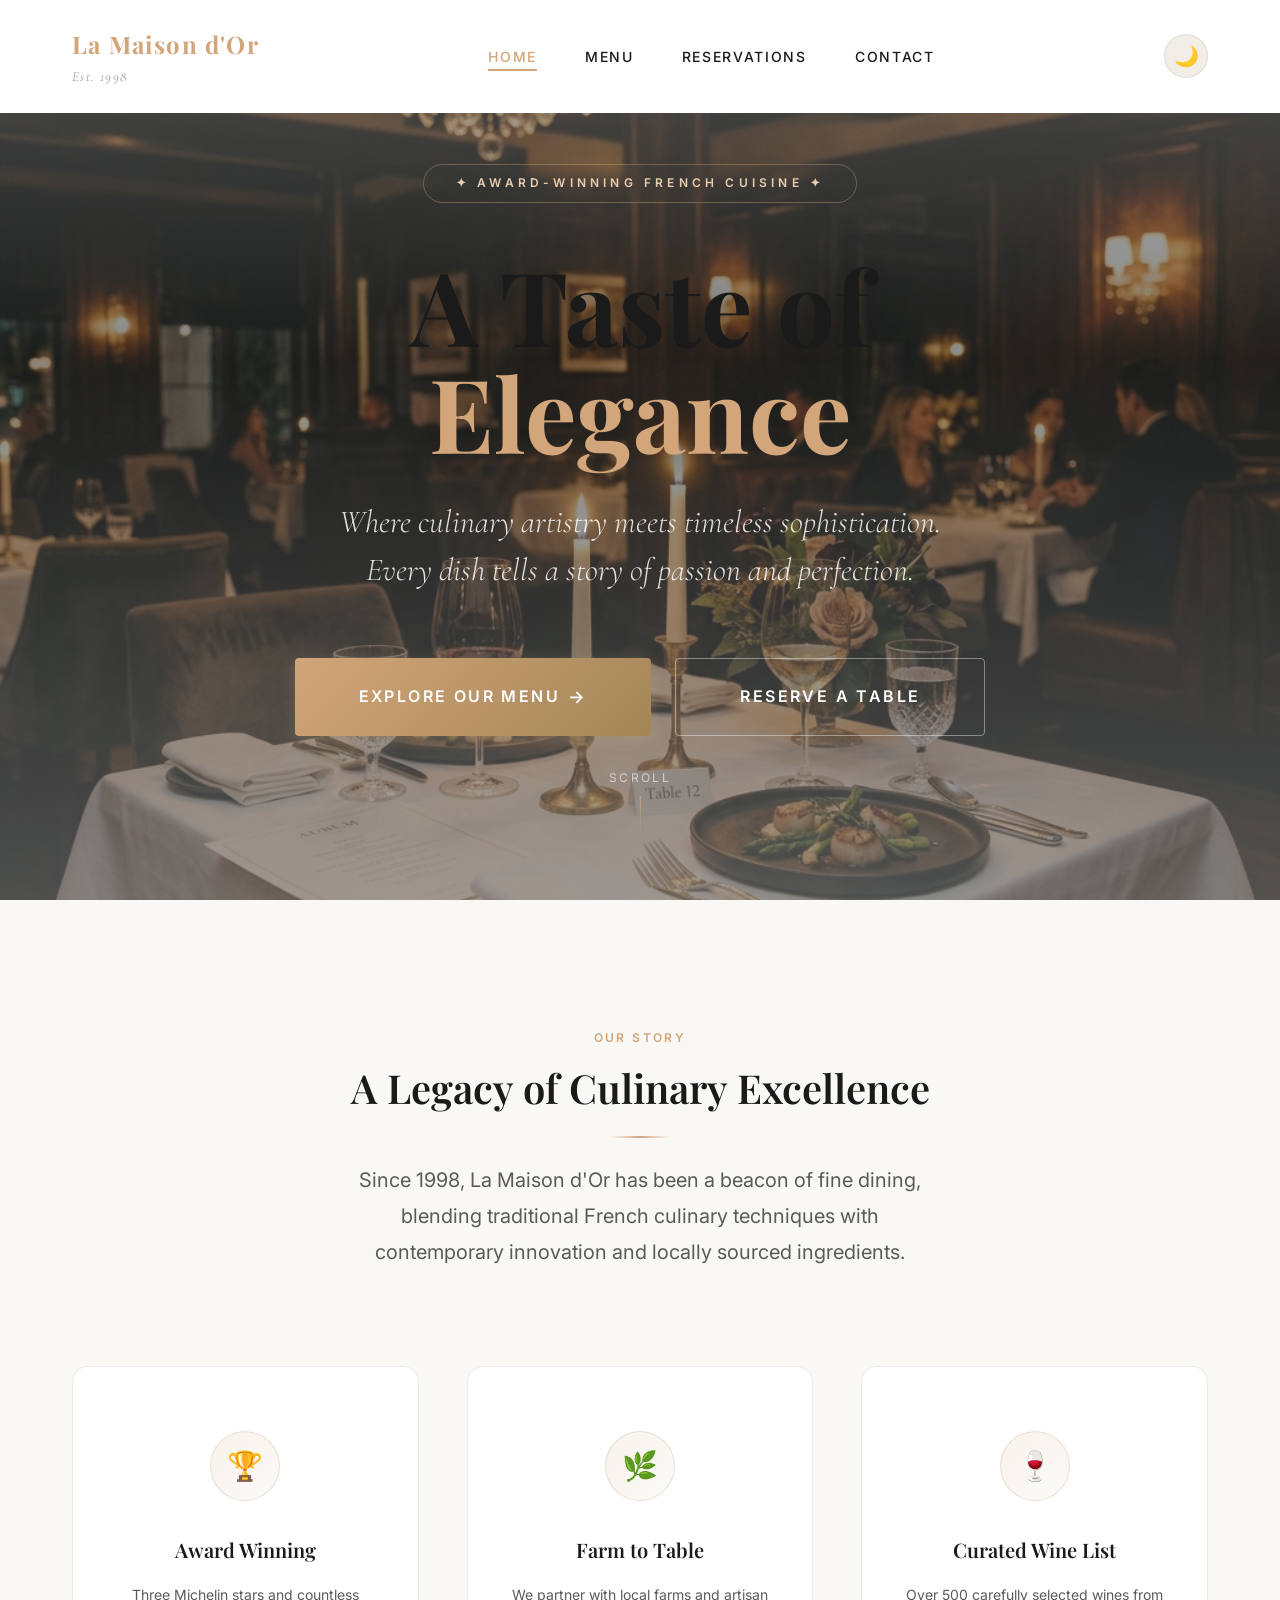
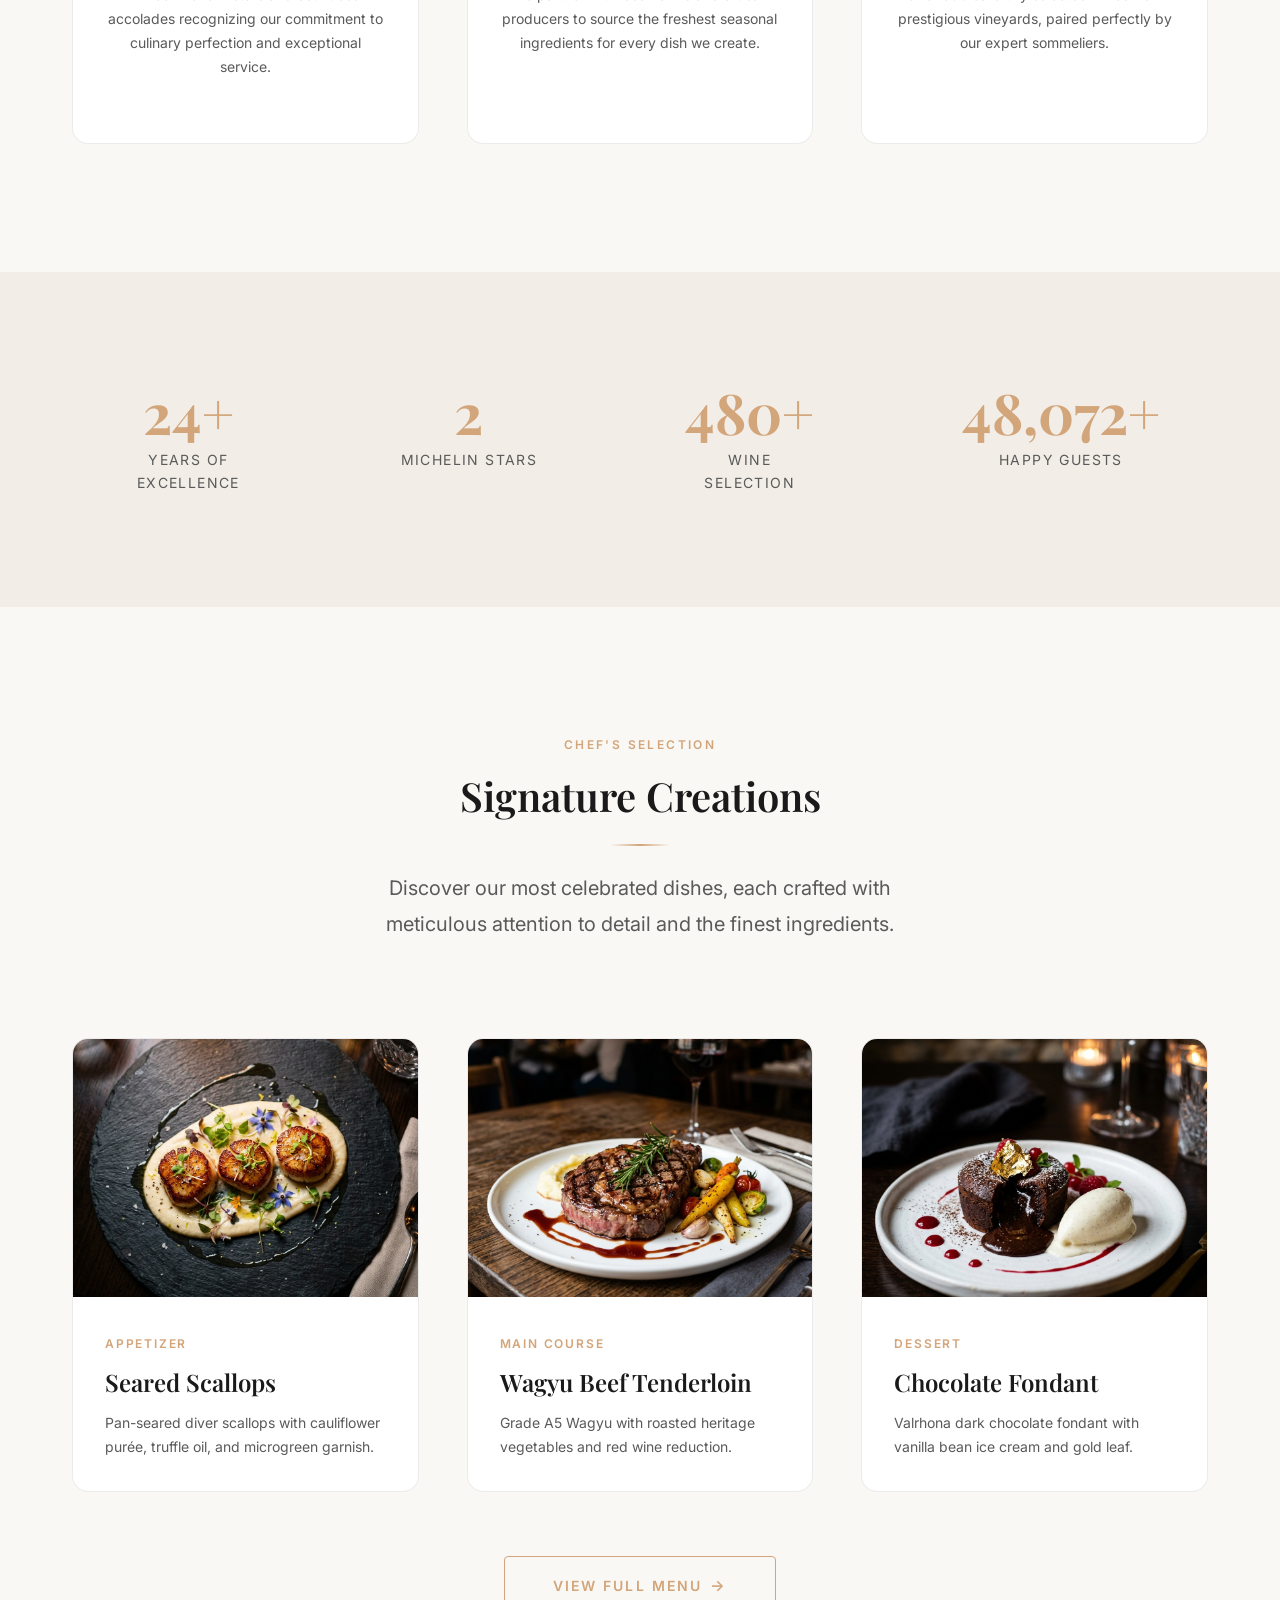
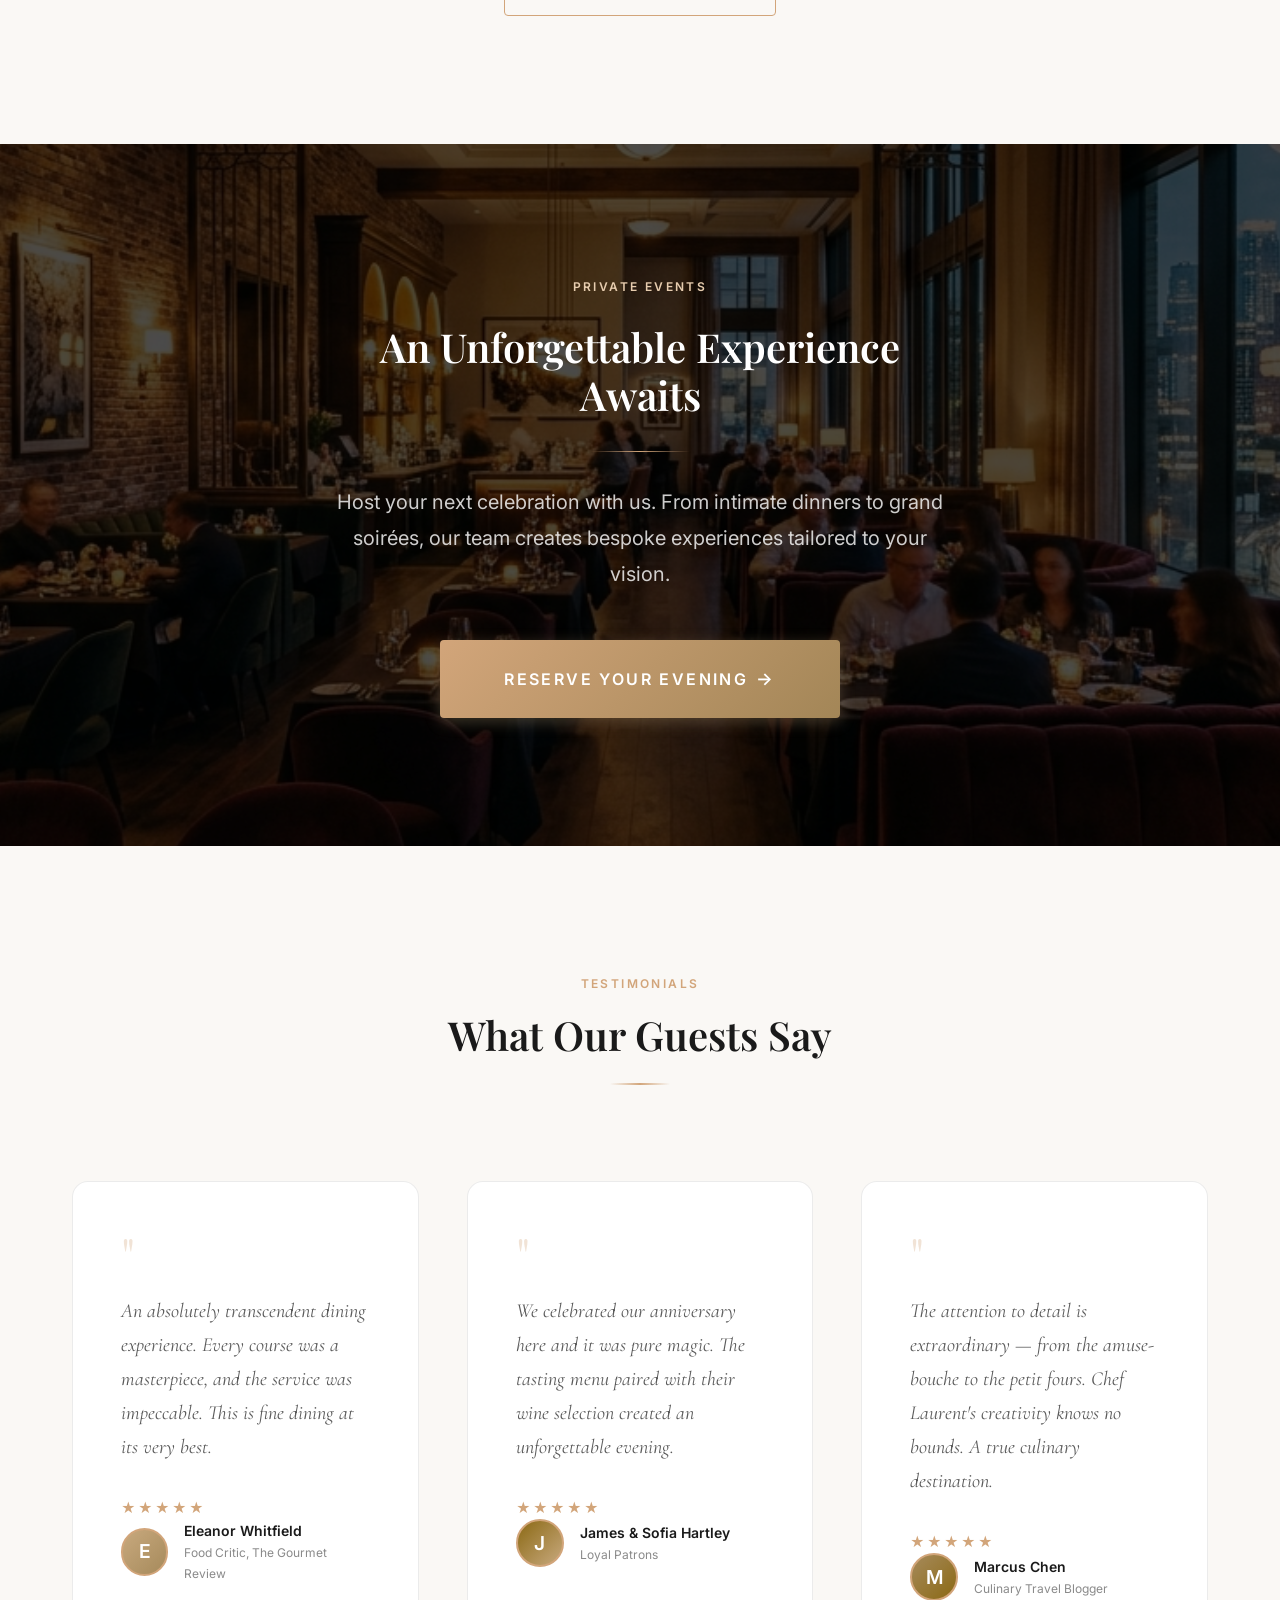
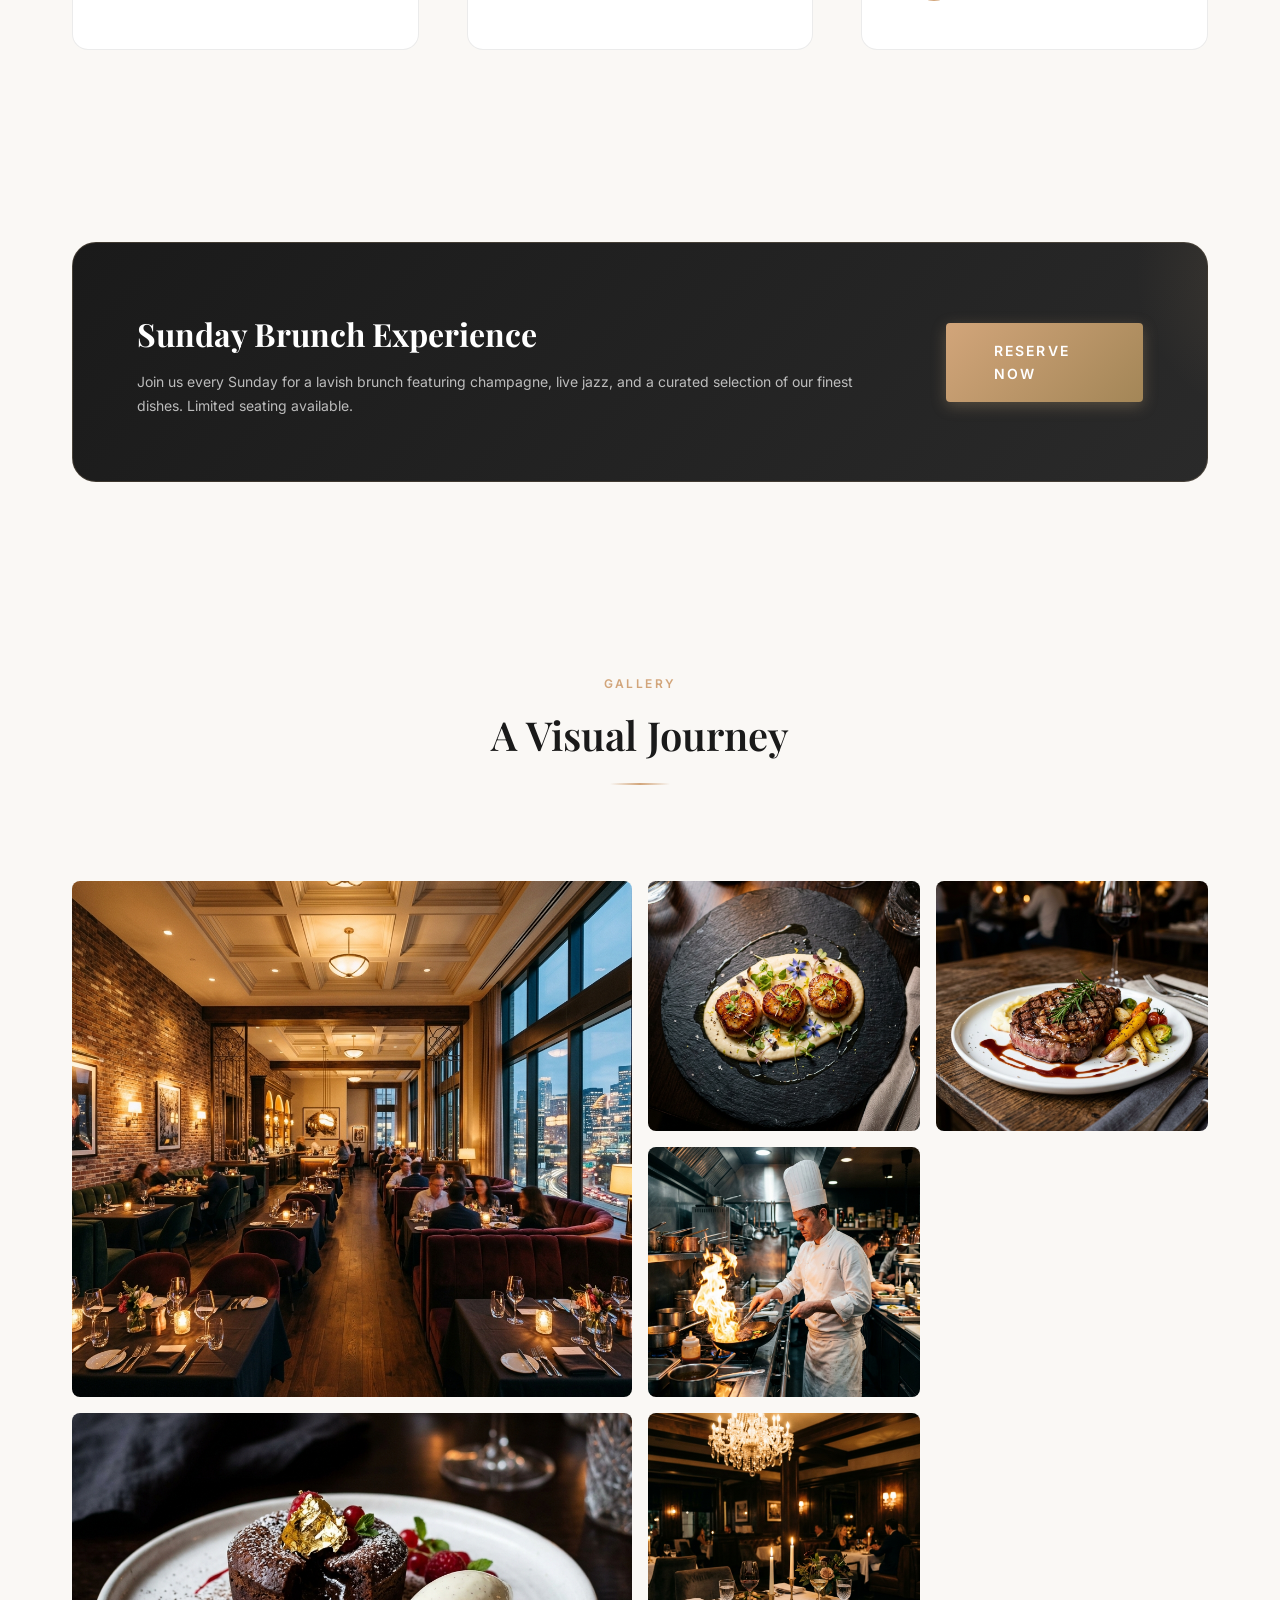
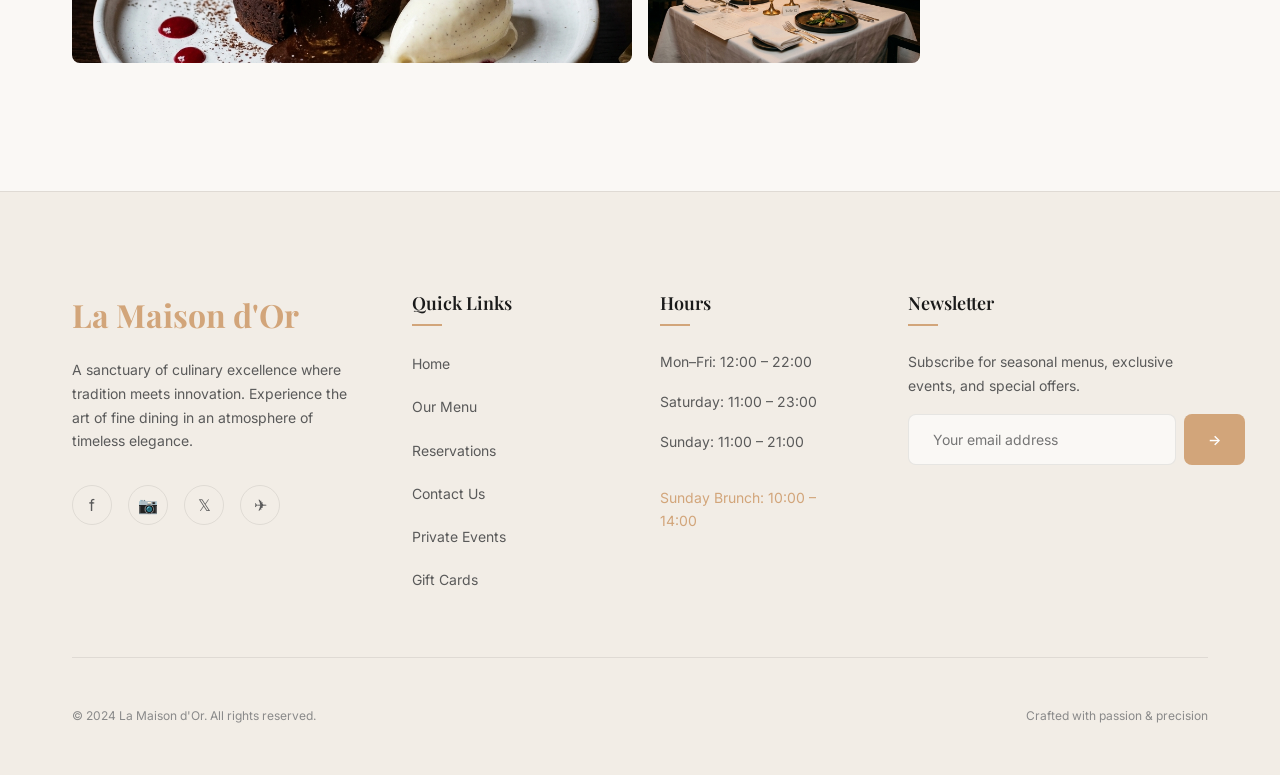
<file: index.html>
<!DOCTYPE html>
<html lang="en">
<head>
  <meta charset="UTF-8">
  <meta name="viewport" content="width=device-width, initial-scale=1.0">
  <title>La Maison d'Or — Fine Dining Restaurant</title>
  <meta name="description" content="Experience exquisite French-inspired fine dining at La Maison d'Or. Seasonal menus crafted by award-winning chefs with locally sourced ingredients. Reserve your table today.">
  <meta name="keywords" content="fine dining, restaurant, French cuisine, reservation, gourmet food">
  <meta name="author" content="La Maison d'Or">
  <link rel="stylesheet" href="css/style.css">
  <link rel="icon" type="image/svg+xml" href="data:image/svg+xml,<svg xmlns='http://www.w3.org/2000/svg' viewBox='0 0 100 100'><text y='.9em' font-size='90'>🍽️</text></svg>">
</head>
<body>

  <!-- Loader -->
  <div class="loader" id="page-loader">
    <div class="loader__spinner"></div>
    <div class="loader__text">La Maison d'Or</div>
  </div>

  <!-- Cursor Glow -->
  <div class="cursor-glow"></div>

  <!-- Mobile Menu Overlay -->
  <div class="menu-overlay"></div>

  <!-- Navigation -->
  <nav class="navbar" id="main-navbar">
    <div class="container">
      <div class="navbar__inner">
        <a href="index.html" class="navbar__brand">
          <div>
            <span class="navbar__logo">La Maison d'Or</span>
            <span class="navbar__logo-accent">Est. 1998</span>
          </div>
        </a>

        <ul class="navbar__menu" id="nav-menu">
          <li><a href="index.html" class="navbar__link active">Home</a></li>
          <li><a href="menu.html" class="navbar__link">Menu</a></li>
          <li><a href="booking.html" class="navbar__link">Reservations</a></li>
          <li><a href="contact.html" class="navbar__link">Contact</a></li>
        </ul>

        <div class="navbar__actions">
          <button class="theme-toggle" id="theme-toggle" aria-label="Toggle dark mode">
            <span class="icon-moon">🌙</span>
            <span class="icon-sun">☀️</span>
          </button>
          <a href="booking.html" class="btn btn--primary" style="display:none;" id="nav-cta">Book a Table</a>
          <div class="navbar__toggle" id="menu-toggle" aria-label="Toggle navigation menu">
            <span></span>
            <span></span>
            <span></span>
          </div>
        </div>
      </div>
    </div>
  </nav>

  <!-- Hero Section -->
  <section class="hero" id="hero">
    <div class="hero__bg">
      <img src="images/hero-bg.png" alt="Elegant restaurant interior with warm lighting" width="1920" height="1080" loading="eager">
    </div>
    <div class="hero__content">
      <span class="hero__label reveal" style="animation: fadeInDown 0.8s ease 0.3s both;">✦ Award-Winning French Cuisine ✦</span>
      <h1 class="hero__title" style="animation: fadeInUp 1s ease 0.5s both;">
        A Taste of<br><span class="gold">Elegance</span>
      </h1>
      <p class="hero__subtitle" style="animation: fadeInUp 1s ease 0.7s both;">
        Where culinary artistry meets timeless sophistication.<br>
        Every dish tells a story of passion and perfection.
      </p>
      <div class="hero__cta" style="animation: fadeInUp 1s ease 0.9s both;">
        <a href="menu.html" class="btn btn--primary btn--lg">
          Explore Our Menu <span class="btn-icon">→</span>
        </a>
        <a href="booking.html" class="btn btn--outline btn--lg" style="border-color:rgba(255,255,255,0.4);color:#fff;">
          Reserve a Table
        </a>
      </div>
    </div>
    <div class="hero__scroll">
      <span>Scroll</span>
      <div class="hero__scroll-line"></div>
    </div>
  </section>

  <!-- About / Story Section -->
  <section class="section" id="about">
    <div class="container">
      <div class="section-header reveal">
        <span class="label">Our Story</span>
        <h2 class="heading-2">A Legacy of Culinary Excellence</h2>
        <div class="section-divider"></div>
        <p class="body-lg">Since 1998, La Maison d'Or has been a beacon of fine dining, blending traditional French culinary techniques with contemporary innovation and locally sourced ingredients.</p>
      </div>

      <div class="features-grid">
        <div class="feature-card reveal reveal-delay-1">
          <div class="feature-card__icon">🏆</div>
          <h3 class="feature-card__title">Award Winning</h3>
          <p class="feature-card__desc">Three Michelin stars and countless accolades recognizing our commitment to culinary perfection and exceptional service.</p>
        </div>
        <div class="feature-card reveal reveal-delay-2">
          <div class="feature-card__icon">🌿</div>
          <h3 class="feature-card__title">Farm to Table</h3>
          <p class="feature-card__desc">We partner with local farms and artisan producers to source the freshest seasonal ingredients for every dish we create.</p>
        </div>
        <div class="feature-card reveal reveal-delay-3">
          <div class="feature-card__icon">🍷</div>
          <h3 class="feature-card__title">Curated Wine List</h3>
          <p class="feature-card__desc">Over 500 carefully selected wines from prestigious vineyards, paired perfectly by our expert sommeliers.</p>
        </div>
      </div>
    </div>
  </section>

  <!-- Stats Section -->
  <section class="section section--sm stats-section">
    <div class="container">
      <div class="stats-grid">
        <div class="stat-item reveal reveal-delay-1">
          <div class="stat-item__number" data-counter="25" data-suffix="+">0</div>
          <div class="stat-item__label">Years of Excellence</div>
        </div>
        <div class="stat-item reveal reveal-delay-2">
          <div class="stat-item__number" data-counter="3">0</div>
          <div class="stat-item__label">Michelin Stars</div>
        </div>
        <div class="stat-item reveal reveal-delay-3">
          <div class="stat-item__number" data-counter="500" data-suffix="+">0</div>
          <div class="stat-item__label">Wine Selection</div>
        </div>
        <div class="stat-item reveal reveal-delay-4">
          <div class="stat-item__number" data-counter="50000" data-suffix="+">0</div>
          <div class="stat-item__label">Happy Guests</div>
        </div>
      </div>
    </div>
  </section>

  <!-- Signature Dishes Section -->
  <section class="section" id="signature-dishes">
    <div class="container">
      <div class="section-header reveal">
        <span class="label">Chef's Selection</span>
        <h2 class="heading-2">Signature Creations</h2>
        <div class="section-divider"></div>
        <p class="body-lg">Discover our most celebrated dishes, each crafted with meticulous attention to detail and the finest ingredients.</p>
      </div>

      <div class="features-grid" style="grid-template-columns: repeat(3, 1fr);">
        <div class="card reveal reveal-delay-1">
          <div class="card__image">
            <img src="images/dish-appetizer.png" alt="Seared scallops appetizer with cauliflower puree" width="600" height="450" loading="lazy">
            <div class="card__image-overlay"></div>
          </div>
          <div class="card__body">
            <span class="card__tag">Appetizer</span>
            <h3 class="card__title">Seared Scallops</h3>
            <p class="card__desc">Pan-seared diver scallops with cauliflower purée, truffle oil, and microgreen garnish.</p>
          </div>
        </div>

        <div class="card reveal reveal-delay-2">
          <div class="card__image">
            <img src="images/dish-main.png" alt="Wagyu beef steak with roasted vegetables" width="600" height="450" loading="lazy">
            <div class="card__image-overlay"></div>
          </div>
          <div class="card__body">
            <span class="card__tag">Main Course</span>
            <h3 class="card__title">Wagyu Beef Tenderloin</h3>
            <p class="card__desc">Grade A5 Wagyu with roasted heritage vegetables and red wine reduction.</p>
          </div>
        </div>

        <div class="card reveal reveal-delay-3">
          <div class="card__image">
            <img src="images/dish-dessert.png" alt="Chocolate fondant dessert with vanilla ice cream" width="600" height="450" loading="lazy">
            <div class="card__image-overlay"></div>
          </div>
          <div class="card__body">
            <span class="card__tag">Dessert</span>
            <h3 class="card__title">Chocolate Fondant</h3>
            <p class="card__desc">Valrhona dark chocolate fondant with vanilla bean ice cream and gold leaf.</p>
          </div>
        </div>
      </div>

      <div class="text-center" style="margin-top: var(--space-3xl);">
        <a href="menu.html" class="btn btn--outline reveal">
          View Full Menu <span class="btn-icon">→</span>
        </a>
      </div>
    </div>
  </section>

  <!-- Parallax CTA Section -->
  <section class="parallax-section">
    <div class="parallax-section__bg">
      <img src="images/interior.png" alt="Restaurant interior ambiance" width="1920" height="1080" loading="lazy">
    </div>
    <div class="parallax-section__content">
      <span class="label reveal" style="color: var(--color-primary-light);">Private Events</span>
      <h2 class="heading-2 reveal" style="color: #fff; margin: var(--space-lg) 0;">An Unforgettable Experience Awaits</h2>
      <div class="decorative-line reveal"></div>
      <p class="body-lg reveal" style="color: rgba(255,255,255,0.8);">
        Host your next celebration with us. From intimate dinners to grand soirées, our team creates bespoke experiences tailored to your vision.
      </p>
      <div style="margin-top: var(--space-2xl);" class="reveal">
        <a href="booking.html" class="btn btn--primary btn--lg">
          Reserve Your Evening <span class="btn-icon">→</span>
        </a>
      </div>
    </div>
  </section>

  <!-- Testimonials -->
  <section class="section" id="testimonials">
    <div class="container">
      <div class="section-header reveal">
        <span class="label">Testimonials</span>
        <h2 class="heading-2">What Our Guests Say</h2>
        <div class="section-divider"></div>
      </div>

      <div class="testimonials-grid">
        <div class="testimonial-card reveal reveal-delay-1">
          <div class="testimonial-card__quote">"</div>
          <p class="testimonial-card__text">An absolutely transcendent dining experience. Every course was a masterpiece, and the service was impeccable. This is fine dining at its very best.</p>
          <div class="testimonial-card__stars">★★★★★</div>
          <div class="testimonial-card__author">
            <div class="testimonial-card__avatar" style="background: linear-gradient(135deg, #c8a97e, #a68a5b); display:flex; align-items:center; justify-content:center; color: white; font-weight: 600; font-size: 1.2rem;">E</div>
            <div>
              <div class="testimonial-card__name">Eleanor Whitfield</div>
              <div class="testimonial-card__role">Food Critic, The Gourmet Review</div>
            </div>
          </div>
        </div>

        <div class="testimonial-card reveal reveal-delay-2">
          <div class="testimonial-card__quote">"</div>
          <p class="testimonial-card__text">We celebrated our anniversary here and it was pure magic. The tasting menu paired with their wine selection created an unforgettable evening.</p>
          <div class="testimonial-card__stars">★★★★★</div>
          <div class="testimonial-card__author">
            <div class="testimonial-card__avatar" style="background: linear-gradient(135deg, #8b6914, #c8a97e); display:flex; align-items:center; justify-content:center; color: white; font-weight: 600; font-size: 1.2rem;">J</div>
            <div>
              <div class="testimonial-card__name">James & Sofia Hartley</div>
              <div class="testimonial-card__role">Loyal Patrons</div>
            </div>
          </div>
        </div>

        <div class="testimonial-card reveal reveal-delay-3">
          <div class="testimonial-card__quote">"</div>
          <p class="testimonial-card__text">The attention to detail is extraordinary — from the amuse-bouche to the petit fours. Chef Laurent's creativity knows no bounds. A true culinary destination.</p>
          <div class="testimonial-card__stars">★★★★★</div>
          <div class="testimonial-card__author">
            <div class="testimonial-card__avatar" style="background: linear-gradient(135deg, #a68a5b, #8b6914); display:flex; align-items:center; justify-content:center; color: white; font-weight: 600; font-size: 1.2rem;">M</div>
            <div>
              <div class="testimonial-card__name">Marcus Chen</div>
              <div class="testimonial-card__role">Culinary Travel Blogger</div>
            </div>
          </div>
        </div>
      </div>
    </div>
  </section>

  <!-- Special Banner -->
  <section class="section section--sm">
    <div class="container">
      <div class="special-banner reveal">
        <div class="special-banner__content">
          <h3 class="special-banner__title">Sunday Brunch Experience</h3>
          <p class="special-banner__desc">Join us every Sunday for a lavish brunch featuring champagne, live jazz, and a curated selection of our finest dishes. Limited seating available.</p>
        </div>
        <a href="booking.html" class="btn btn--primary">Reserve Now</a>
      </div>
    </div>
  </section>

  <!-- Gallery Section -->
  <section class="section" id="gallery">
    <div class="container">
      <div class="section-header reveal">
        <span class="label">Gallery</span>
        <h2 class="heading-2">A Visual Journey</h2>
        <div class="section-divider"></div>
      </div>

      <div class="gallery-grid reveal">
        <div class="gallery-item">
          <img src="images/interior.png" alt="Elegant restaurant interior" width="800" height="600" loading="lazy">
          <div class="gallery-item__overlay"><span>The Dining Room</span></div>
        </div>
        <div class="gallery-item">
          <img src="images/dish-appetizer.png" alt="Fine dining appetizer" width="400" height="300" loading="lazy">
          <div class="gallery-item__overlay"><span>Appetizers</span></div>
        </div>
        <div class="gallery-item">
          <img src="images/dish-main.png" alt="Signature main course" width="400" height="300" loading="lazy">
          <div class="gallery-item__overlay"><span>Main Courses</span></div>
        </div>
        <div class="gallery-item">
          <img src="images/chef.png" alt="Chef preparing a dish" width="400" height="300" loading="lazy">
          <div class="gallery-item__overlay"><span>Our Kitchen</span></div>
        </div>
        <div class="gallery-item">
          <img src="images/dish-dessert.png" alt="Dessert creation" width="800" height="300" loading="lazy">
          <div class="gallery-item__overlay"><span>Desserts</span></div>
        </div>
        <div class="gallery-item">
          <img src="images/hero-bg.png" alt="Restaurant ambiance" width="400" height="300" loading="lazy">
          <div class="gallery-item__overlay"><span>Ambiance</span></div>
        </div>
      </div>
    </div>
  </section>

  <!-- Footer -->
  <footer class="footer" id="footer">
    <div class="container">
      <div class="footer__grid">
        <div class="footer__brand">
          <div class="footer__brand-name">La Maison d'Or</div>
          <p class="footer__brand-desc">A sanctuary of culinary excellence where tradition meets innovation. Experience the art of fine dining in an atmosphere of timeless elegance.</p>
          <div class="footer__social">
            <a href="#" class="footer__social-link" aria-label="Facebook">f</a>
            <a href="#" class="footer__social-link" aria-label="Instagram">📷</a>
            <a href="#" class="footer__social-link" aria-label="Twitter">𝕏</a>
            <a href="#" class="footer__social-link" aria-label="TripAdvisor">✈</a>
          </div>
        </div>

        <div>
          <h4 class="footer__heading">Quick Links</h4>
          <ul class="footer__links">
            <li><a href="index.html" class="footer__link">Home</a></li>
            <li><a href="menu.html" class="footer__link">Our Menu</a></li>
            <li><a href="booking.html" class="footer__link">Reservations</a></li>
            <li><a href="contact.html" class="footer__link">Contact Us</a></li>
            <li><a href="#" class="footer__link">Private Events</a></li>
            <li><a href="#" class="footer__link">Gift Cards</a></li>
          </ul>
        </div>

        <div>
          <h4 class="footer__heading">Hours</h4>
          <ul class="footer__links">
            <li class="footer__link" style="cursor:default;">Mon–Fri: 12:00 – 22:00</li>
            <li class="footer__link" style="cursor:default;">Saturday: 11:00 – 23:00</li>
            <li class="footer__link" style="cursor:default;">Sunday: 11:00 – 21:00</li>
            <li class="footer__link" style="cursor:default; margin-top: var(--space-md); color: var(--color-primary);">Sunday Brunch: 10:00 – 14:00</li>
          </ul>
        </div>

        <div class="footer__newsletter">
          <h4 class="footer__heading">Newsletter</h4>
          <p style="font-size: var(--fs-sm); color: var(--color-text-secondary); margin-bottom: var(--space-md);">Subscribe for seasonal menus, exclusive events, and special offers.</p>
          <div class="footer__newsletter-input">
            <input type="email" placeholder="Your email address" aria-label="Email for newsletter">
            <button aria-label="Subscribe to newsletter">→</button>
          </div>
        </div>
      </div>

      <div class="footer__bottom">
        <span>&copy; 2024 La Maison d'Or. All rights reserved.</span>
        <span>Crafted with passion & precision</span>
      </div>
    </div>
  </footer>

  <!-- Success Modal -->
  <div class="modal-overlay" id="success-modal">
    <div class="modal">
      <div class="modal__icon">✓</div>
      <h3 class="modal__title">Success!</h3>
      <p class="modal__text">Your request has been processed successfully.</p>
      <button class="btn btn--primary modal__close">Close</button>
    </div>
  </div>

  <script src="js/main.js"></script>
</body>
</html>
</file>
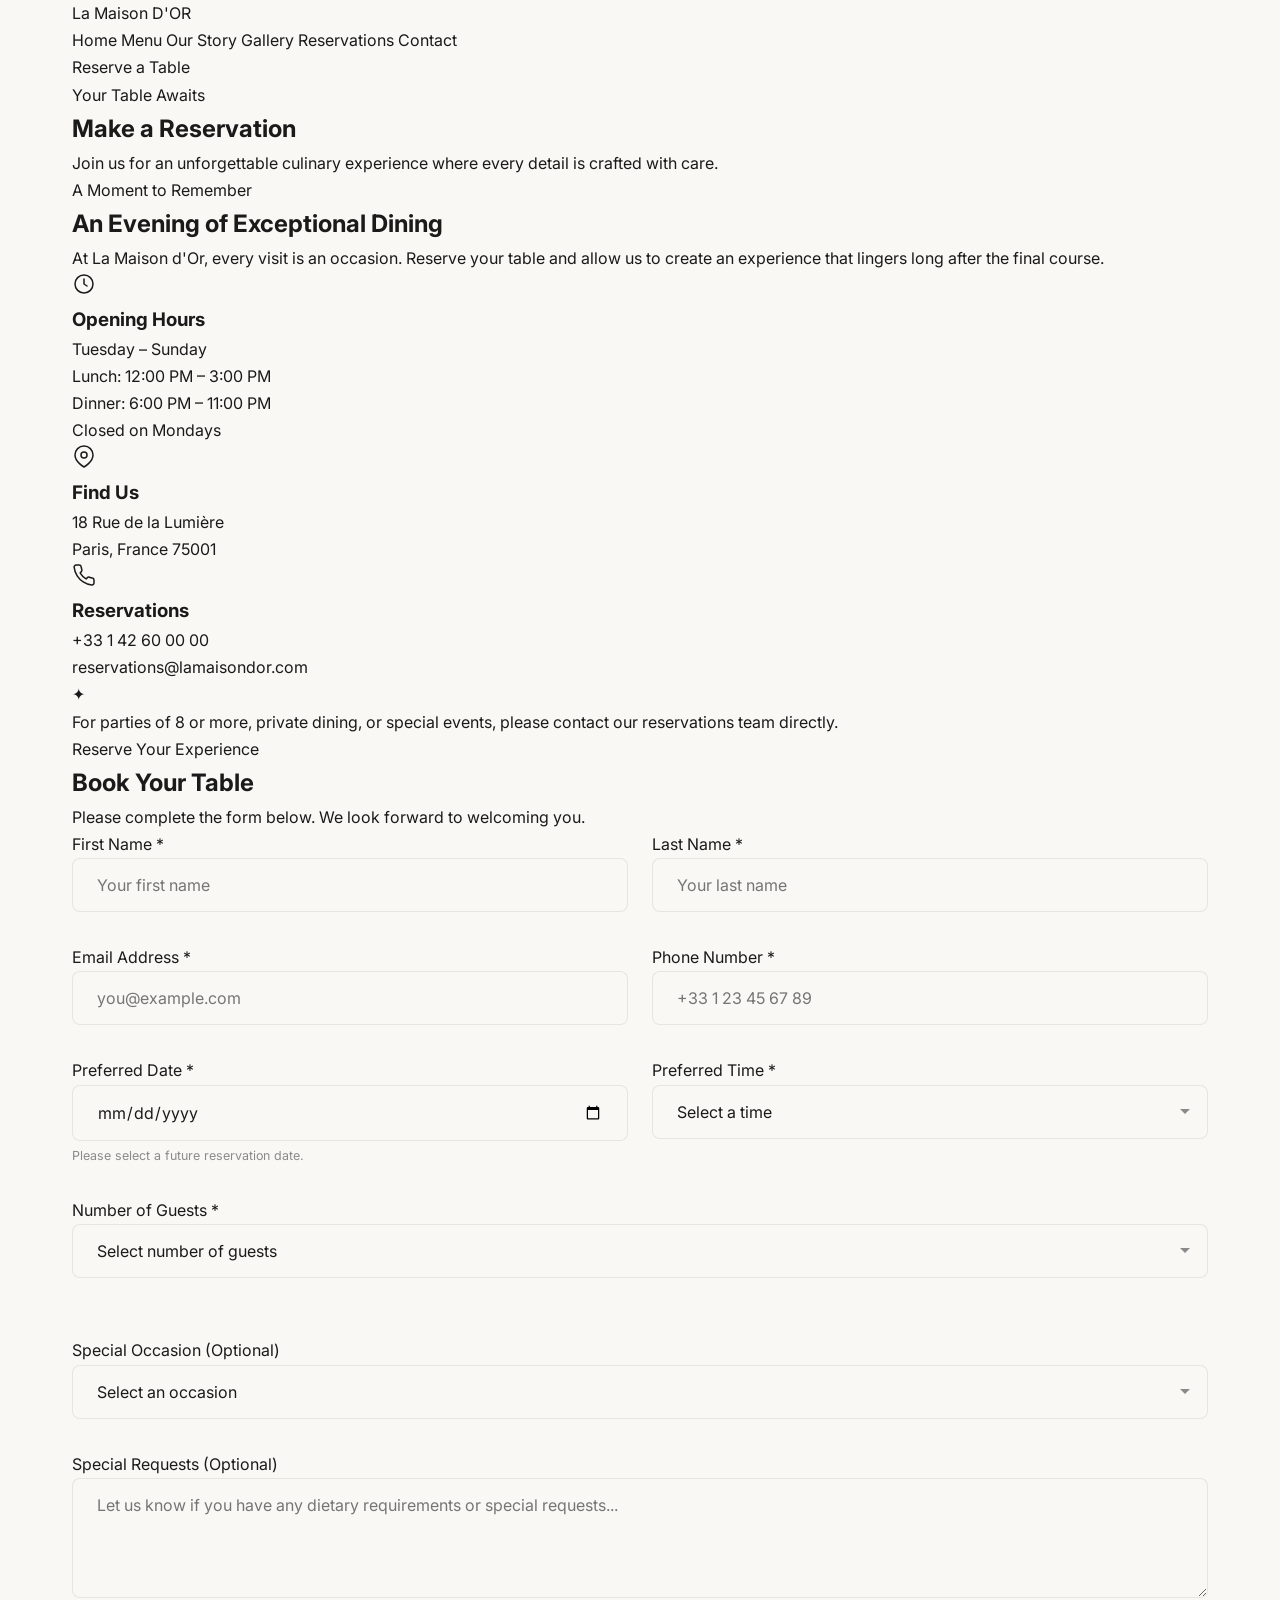
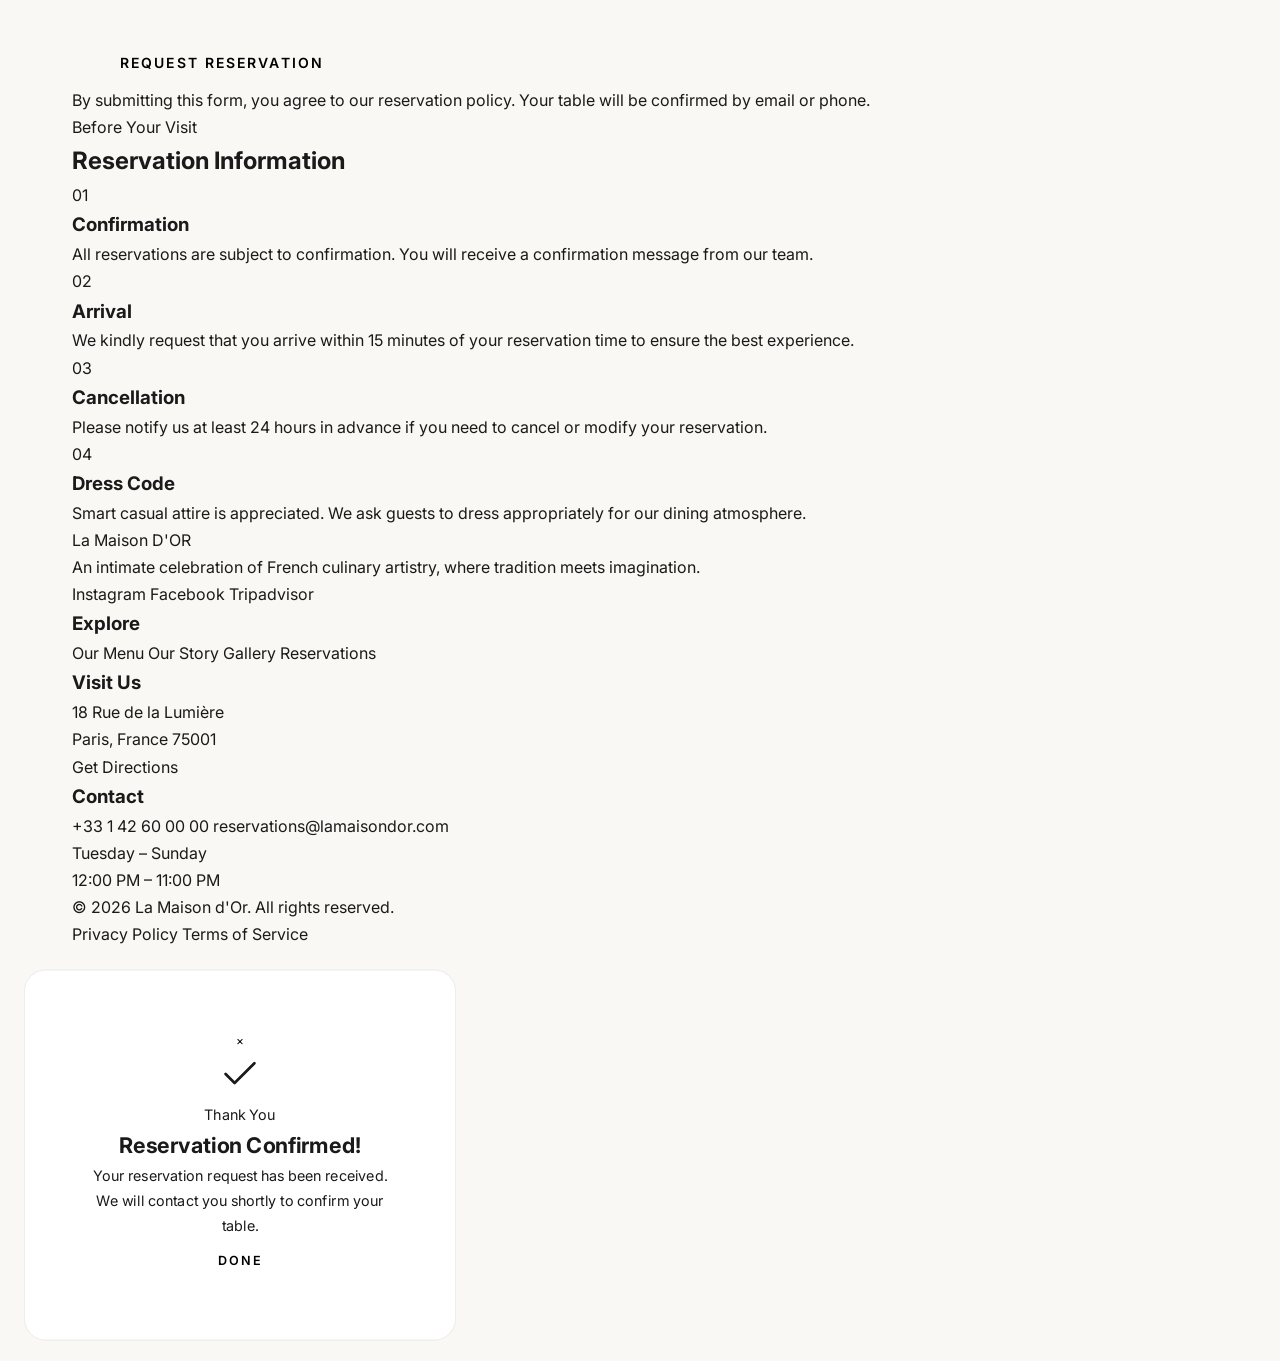
<file: booking.html>
<!DOCTYPE html>
<html lang="en">
<head>
  <meta charset="UTF-8">
  <meta name="viewport" content="width=device-width, initial-scale=1.0">
  <link rel="stylesheet" href="css/style.css">
  <title>Reservations — La Maison d'Or</title>
  <meta
    name="description"
    content="Reserve your table at La Maison d'Or and enjoy an unforgettable fine dining experience."
  >

  <link rel="preconnect" href="https://fonts.googleapis.com">
  <link rel="preconnect" href="https://fonts.gstatic.com" crossorigin>

  <link
    href="https://fonts.googleapis.com/css2?family=Playfair+Display:wght@400;500;600;700&family=Montserrat:wght@300;400;500;600;700&display=swap"
    rel="stylesheet"
  >
</head>

<body>

  <!-- Header -->
  <header class="site-header">
    <div class="container header-container">

      <a href="index.html" class="logo" aria-label="La Maison d'Or Home">
        <span class="logo-main">La Maison</span>
        <span class="logo-sub">D'OR</span>
      </a>

      <button
        class="mobile-menu-toggle"
        id="mobile-menu-toggle"
        aria-label="Toggle navigation menu"
        aria-expanded="false"
        type="button"
      >
        <span></span>
        <span></span>
        <span></span>
      </button>

      <nav class="main-nav" id="main-nav" aria-label="Main navigation">
        <a href="index.html">Home</a>
        <a href="menu.html">Menu</a>
        <a href="about.html">Our Story</a>
        <a href="gallery.html">Gallery</a>
        <a href="reservation.html" class="active">Reservations</a>
        <a href="contact.html">Contact</a>
      </nav>

      <a href="reservation.html" class="header-reserve-btn">
        Reserve a Table
      </a>

    </div>
  </header>


  <!-- Page Hero -->
  <section class="page-hero reservation-hero">
    <div class="container page-hero-content">
      <span class="eyebrow">Your Table Awaits</span>

      <h1>Make a Reservation</h1>

      <p>
        Join us for an unforgettable culinary experience where every detail
        is crafted with care.
      </p>
    </div>
  </section>


  <!-- Reservation Section -->
  <main>

    <section class="reservation-section section-padding">
      <div class="container">

        <div class="reservation-layout">

          <!-- Reservation Information -->
          <div class="reservation-info">

            <span class="eyebrow">A Moment to Remember</span>

            <h2>
              An Evening of
              <span>Exceptional Dining</span>
            </h2>

            <p class="reservation-intro">
              At La Maison d'Or, every visit is an occasion. Reserve your table
              and allow us to create an experience that lingers long after
              the final course.
            </p>

            <div class="reservation-details">

              <div class="reservation-detail-item">
                <div class="detail-icon" aria-hidden="true">
                  <svg
                    xmlns="http://www.w3.org/2000/svg"
                    width="24"
                    height="24"
                    viewBox="0 0 24 24"
                    fill="none"
                    stroke="currentColor"
                    stroke-width="1.5"
                    stroke-linecap="round"
                    stroke-linejoin="round"
                  >
                    <circle cx="12" cy="12" r="9"></circle>
                    <polyline points="12 7 12 12 15 14"></polyline>
                  </svg>
                </div>

                <div>
                  <h3>Opening Hours</h3>
                  <p>Tuesday – Sunday</p>
                  <p>Lunch: 12:00 PM – 3:00 PM</p>
                  <p>Dinner: 6:00 PM – 11:00 PM</p>
                  <p class="detail-note">Closed on Mondays</p>
                </div>
              </div>


              <div class="reservation-detail-item">
                <div class="detail-icon" aria-hidden="true">
                  <svg
                    xmlns="http://www.w3.org/2000/svg"
                    width="24"
                    height="24"
                    viewBox="0 0 24 24"
                    fill="none"
                    stroke="currentColor"
                    stroke-width="1.5"
                    stroke-linecap="round"
                    stroke-linejoin="round"
                  >
                    <path d="M21 10c0 7-9 12-9 12S3 17 3 10a9 9 0 0 1 18 0Z"></path>
                    <circle cx="12" cy="10" r="3"></circle>
                  </svg>
                </div>

                <div>
                  <h3>Find Us</h3>
                  <p>18 Rue de la Lumière</p>
                  <p>Paris, France 75001</p>
                </div>
              </div>


              <div class="reservation-detail-item">
                <div class="detail-icon" aria-hidden="true">
                  <svg
                    xmlns="http://www.w3.org/2000/svg"
                    width="24"
                    height="24"
                    viewBox="0 0 24 24"
                    fill="none"
                    stroke="currentColor"
                    stroke-width="1.5"
                    stroke-linecap="round"
                    stroke-linejoin="round"
                  >
                    <path d="M22 16.92v3a2 2 0 0 1-2.18 2
                    19.79 19.79 0 0 1-8.63-3.07
                    19.5 19.5 0 0 1-6-6
                    19.79 19.79 0 0 1-3.07-8.67
                    A2 2 0 0 1 4.11 2h3
                    a2 2 0 0 1 2 1.72
                    12.84 12.84 0 0 0 .7 2.81
                    2 2 0 0 1-.45 2.11L8.09 9.91
                    a16 16 0 0 0 6 6l1.27-1.27
                    a2 2 0 0 1 2.11-.45
                    12.84 12.84 0 0 0 2.81.7
                    A2 2 0 0 1 22 16.92z">
                    </path>
                  </svg>
                </div>

                <div>
                  <h3>Reservations</h3>
                  <p>+33 1 42 60 00 00</p>
                  <p>reservations@lamaisondor.com</p>
                </div>
              </div>

            </div>

            <div class="reservation-note">
              <span class="note-icon" aria-hidden="true">✦</span>
              <p>
                For parties of 8 or more, private dining, or special events,
                please contact our reservations team directly.
              </p>
            </div>

          </div>


          <!-- Reservation Form -->
          <div class="reservation-form-wrapper">

            <div class="form-header">
              <span class="eyebrow">Reserve Your Experience</span>
              <h2>Book Your Table</h2>
              <p>
                Please complete the form below. We look forward to welcoming you.
              </p>
            </div>

            <form
              id="booking-form"
              class="reservation-form"
              novalidate
            >

              <!-- Guest Name -->
              <div class="form-row">

                <div class="form-group">
                  <label for="booking-fname">
                    First Name <span class="required">*</span>
                  </label>

                  <input
                    class="form-input"
                    type="text"
                    id="booking-fname"
                    name="firstName"
                    placeholder="Your first name"
                    autocomplete="given-name"
                    data-validate="required, min:2"
                    required
                  >

                  <span class="form-error"></span>
                </div>


                <div class="form-group">
                  <label for="booking-lname">
                    Last Name <span class="required">*</span>
                  </label>

                  <input
                    class="form-input"
                    type="text"
                    id="booking-lname"
                    name="lastName"
                    placeholder="Your last name"
                    autocomplete="family-name"
                    data-validate="required, min:2"
                    required
                  >

                  <span class="form-error"></span>
                </div>

              </div>


              <!-- Contact Details -->
              <div class="form-row">

                <div class="form-group">
                  <label for="booking-email">
                    Email Address <span class="required">*</span>
                  </label>

                  <input
                    class="form-input"
                    type="email"
                    id="booking-email"
                    name="email"
                    placeholder="you@example.com"
                    autocomplete="email"
                    data-validate="required, email"
                    required
                  >

                  <span class="form-error"></span>
                </div>


                <div class="form-group">
                  <label for="booking-phone">
                    Phone Number <span class="required">*</span>
                  </label>

                  <input
                    class="form-input"
                    type="tel"
                    id="booking-phone"
                    name="phone"
                    placeholder="+33 1 23 45 67 89"
                    autocomplete="tel"
                    data-validate="required, phone"
                    required
                  >

                  <span class="form-error"></span>
                </div>

              </div>


              <!-- Reservation Date and Time -->
              <div class="form-row">

                <div class="form-group">
                  <label for="booking-date">
                    Preferred Date <span class="required">*</span>
                  </label>

                  <input
                    class="form-input"
                    type="date"
                    id="booking-date"
                    name="date"
                    data-validate="required, date"
                    aria-describedby="booking-date-help"
                    required
                  >

                  <small id="booking-date-help" class="form-help">
                    Please select a future reservation date.
                  </small>

                  <span class="form-error"></span>
                </div>


                <div class="form-group">
                  <label for="booking-time">
                    Preferred Time <span class="required">*</span>
                  </label>

                  <select
                    class="form-select"
                    id="booking-time"
                    name="time"
                    data-validate="required"
                    required
                  >
                    <option value="">Select a time</option>
                    <option value="12:00">12:00 PM</option>
                    <option value="12:30">12:30 PM</option>
                    <option value="13:00">1:00 PM</option>
                    <option value="13:30">1:30 PM</option>
                    <option value="14:00">2:00 PM</option>
                    <option value="14:30">2:30 PM</option>
                    <option value="18:00">6:00 PM</option>
                    <option value="18:30">6:30 PM</option>
                    <option value="19:00">7:00 PM</option>
                    <option value="19:30">7:30 PM</option>
                    <option value="20:00">8:00 PM</option>
                    <option value="20:30">8:30 PM</option>
                    <option value="21:00">9:00 PM</option>
                    <option value="21:30">9:30 PM</option>
                    <option value="22:00">10:00 PM</option>
                  </select>

                  <span class="form-error"></span>
                </div>

              </div>


              <!-- Number of Guests -->
              <div class="form-group">
                <label for="booking-guests">
                  Number of Guests <span class="required">*</span>
                </label>

                <select
                  class="form-select"
                  id="booking-guests"
                  name="guests"
                  data-validate="required"
                  aria-describedby="guest-help"
                  required
                >
                  <option value="">Select number of guests</option>
                  <option value="1">1 Guest</option>
                  <option value="2">2 Guests</option>
                  <option value="3">3 Guests</option>
                  <option value="4">4 Guests</option>
                  <option value="5">5 Guests</option>
                  <option value="6">6 Guests</option>
                  <option value="7">7 Guests</option>
                  <option value="8">8 Guests</option>
                  <option value="10+">10+ Guests — Private Dining</option>
                </select>

                <small
                  id="guest-help"
                  class="form-help"
                  aria-live="polite"
                ></small>

                <span class="form-error"></span>
              </div>


              <!-- Occasion -->
              <div class="form-group">
                <label for="booking-occasion">
                  Special Occasion
                  <span class="optional">(Optional)</span>
                </label>

                <select
                  class="form-select"
                  id="booking-occasion"
                  name="occasion"
                >
                  <option value="">Select an occasion</option>
                  <option value="birthday">Birthday</option>
                  <option value="anniversary">Anniversary</option>
                  <option value="business">Business Dinner</option>
                  <option value="celebration">Special Celebration</option>
                  <option value="other">Other</option>
                </select>

                <span class="form-error"></span>
              </div>


              <!-- Special Requests -->
              <div class="form-group">
                <label for="booking-requests">
                  Special Requests
                  <span class="optional">(Optional)</span>
                </label>

                <textarea
                  class="form-textarea"
                  id="booking-requests"
                  name="requests"
                  rows="4"
                  placeholder="Let us know if you have any dietary requirements or special requests..."
                ></textarea>

                <span class="form-error"></span>
              </div>


              <!-- Submit -->
              <button
                type="submit"
                class="btn btn-primary btn-full"
                id="booking-submit"
              >
                <span class="btn-text">Request Reservation</span>

                <span
                  class="btn-loader"
                  aria-hidden="true"
                  style="display: none;"
                >
                  <span class="spinner"></span>
                  Processing...
                </span>
              </button>

              <p class="form-disclaimer">
                By submitting this form, you agree to our reservation policy.
                Your table will be confirmed by email or phone.
              </p>

            </form>

          </div>

        </div>

      </div>
    </section>


    <!-- Reservation Policy -->
    <section class="reservation-policy section-padding">
      <div class="container">

        <div class="section-heading centered">
          <span class="eyebrow">Before Your Visit</span>
          <h2>Reservation <span>Information</span></h2>
        </div>

        <div class="policy-grid">

          <div class="policy-card">
            <div class="policy-number">01</div>
            <h3>Confirmation</h3>
            <p>
              All reservations are subject to confirmation. You will receive
              a confirmation message from our team.
            </p>
          </div>

          <div class="policy-card">
            <div class="policy-number">02</div>
            <h3>Arrival</h3>
            <p>
              We kindly request that you arrive within 15 minutes of your
              reservation time to ensure the best experience.
            </p>
          </div>

          <div class="policy-card">
            <div class="policy-number">03</div>
            <h3>Cancellation</h3>
            <p>
              Please notify us at least 24 hours in advance if you need to
              cancel or modify your reservation.
            </p>
          </div>

          <div class="policy-card">
            <div class="policy-number">04</div>
            <h3>Dress Code</h3>
            <p>
              Smart casual attire is appreciated. We ask guests to dress
              appropriately for our dining atmosphere.
            </p>
          </div>

        </div>

      </div>
    </section>

  </main>


  <!-- Footer -->
  <footer class="site-footer">
    <div class="container">

      <div class="footer-main">

        <div class="footer-brand">
          <a href="index.html" class="logo">
            <span class="logo-main">La Maison</span>
            <span class="logo-sub">D'OR</span>
          </a>

          <p>
            An intimate celebration of French culinary artistry,
            where tradition meets imagination.
          </p>

          <div class="footer-socials">
            <a href="#" aria-label="Instagram">Instagram</a>
            <a href="#" aria-label="Facebook">Facebook</a>
            <a href="#" aria-label="Tripadvisor">Tripadvisor</a>
          </div>
        </div>


        <div class="footer-column">
          <h3>Explore</h3>
          <a href="menu.html">Our Menu</a>
          <a href="about.html">Our Story</a>
          <a href="gallery.html">Gallery</a>
          <a href="reservation.html">Reservations</a>
        </div>


        <div class="footer-column">
          <h3>Visit Us</h3>
          <p>18 Rue de la Lumière</p>
          <p>Paris, France 75001</p>
          <a href="contact.html">Get Directions</a>
        </div>


        <div class="footer-column">
          <h3>Contact</h3>
          <a href="tel:+33142600000">+33 1 42 60 00 00</a>
          <a href="mailto:reservations@lamaisondor.com">
            reservations@lamaisondor.com
          </a>
          <p>Tuesday – Sunday</p>
          <p>12:00 PM – 11:00 PM</p>
        </div>

      </div>


      <div class="footer-bottom">
        <p>
          © 2026 La Maison d'Or. All rights reserved.
        </p>

        <div class="footer-bottom-links">
          <a href="#">Privacy Policy</a>
          <a href="#">Terms of Service</a>
        </div>
      </div>

    </div>
  </footer>


  <!-- Success Modal -->
  <div
    class="modal"
    id="success-modal"
    role="dialog"
    aria-modal="true"
    aria-labelledby="success-modal-title"
    aria-hidden="true"
  >

    <div class="modal-overlay"></div>

    <div class="modal-content">

      <button
        type="button"
        class="modal-close"
        id="modal-close"
        aria-label="Close confirmation dialog"
      >
        &times;
      </button>

      <div class="modal-icon" aria-hidden="true">
        <svg
          xmlns="http://www.w3.org/2000/svg"
          width="48"
          height="48"
          viewBox="0 0 24 24"
          fill="none"
          stroke="currentColor"
          stroke-width="1.5"
          stroke-linecap="round"
          stroke-linejoin="round"
        >
          <path d="M20 6 9 17l-5-5"></path>
        </svg>
      </div>

      <span class="eyebrow">Thank You</span>

      <h2 id="success-modal-title">Reservation Confirmed!</h2>

      <p id="success-modal-message">
        Your reservation request has been received.
        We will contact you shortly to confirm your table.
      </p>

      <button
        type="button"
        class="btn btn-primary"
        id="modal-done"
      >
        Done
      </button>

    </div>

  </div>


  <!-- JavaScript -->
  <script src="js/main.js"></script>

</body>
</html>
</file>
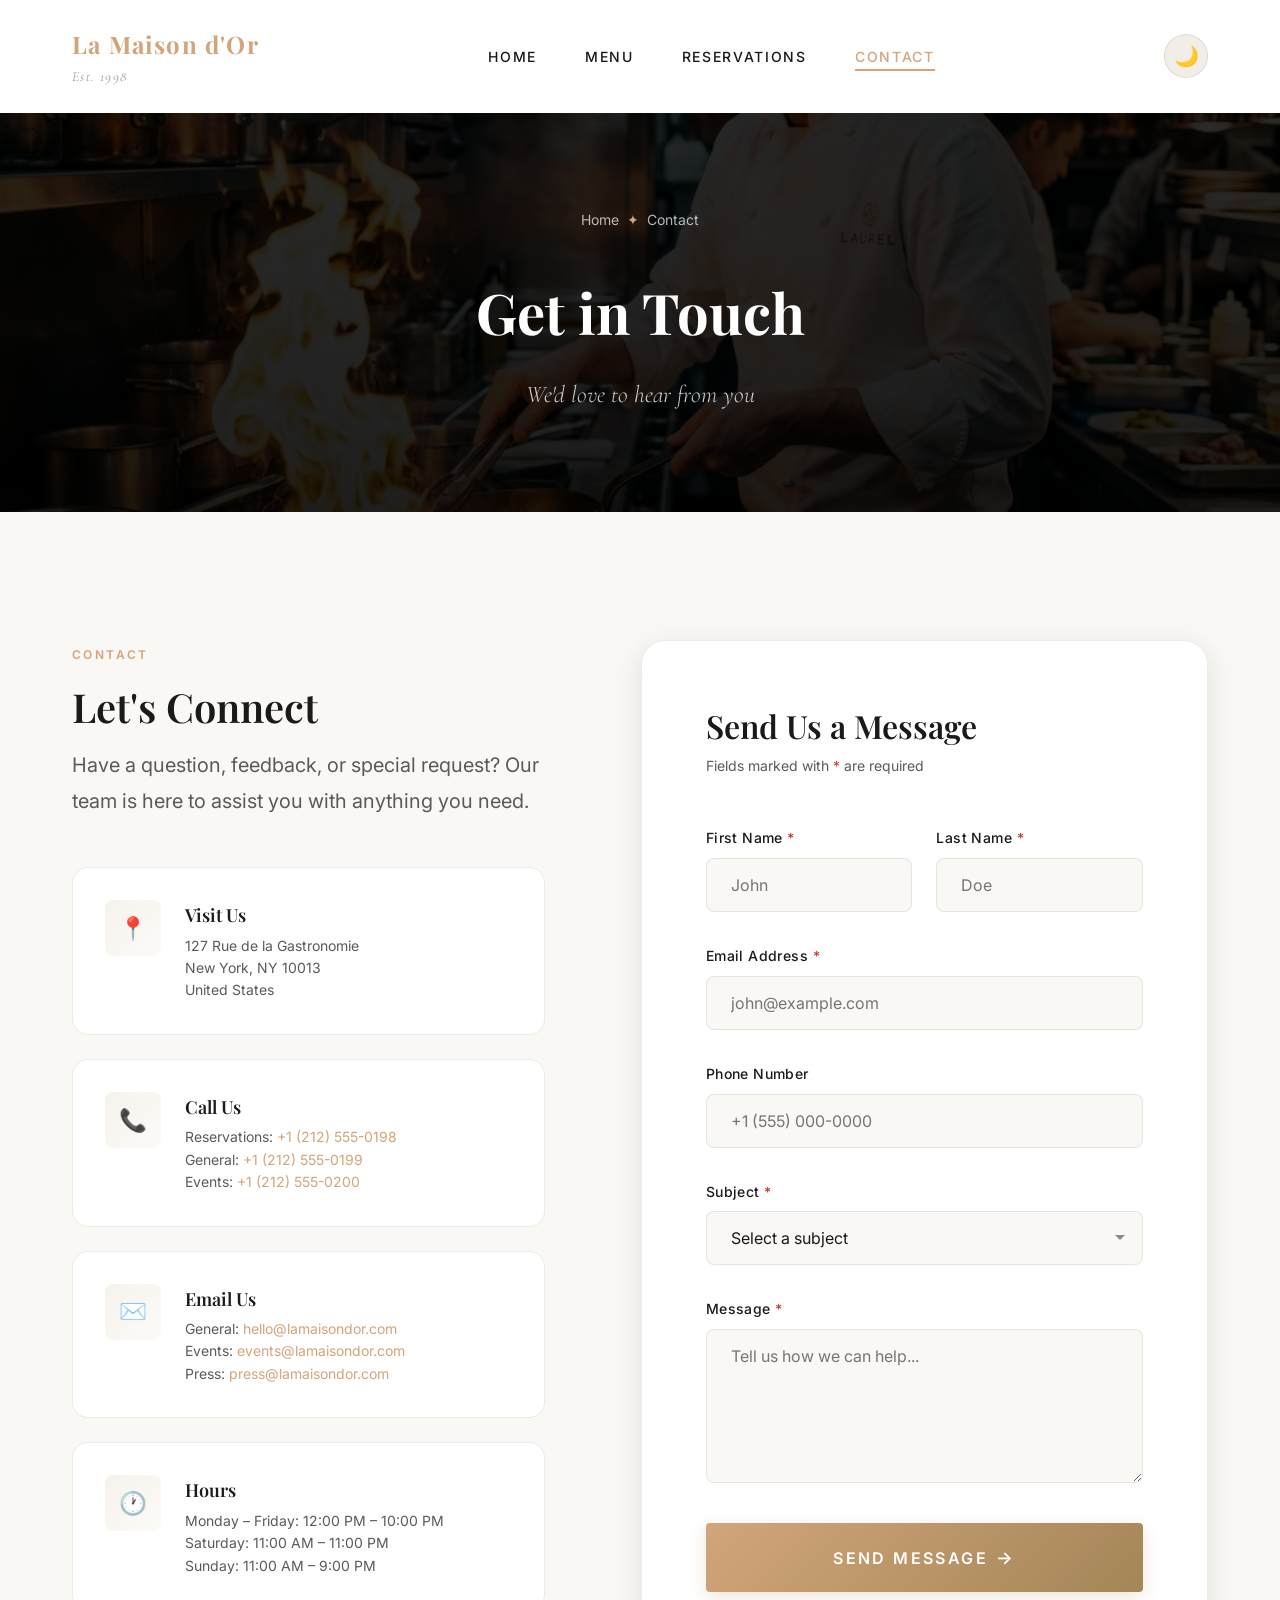
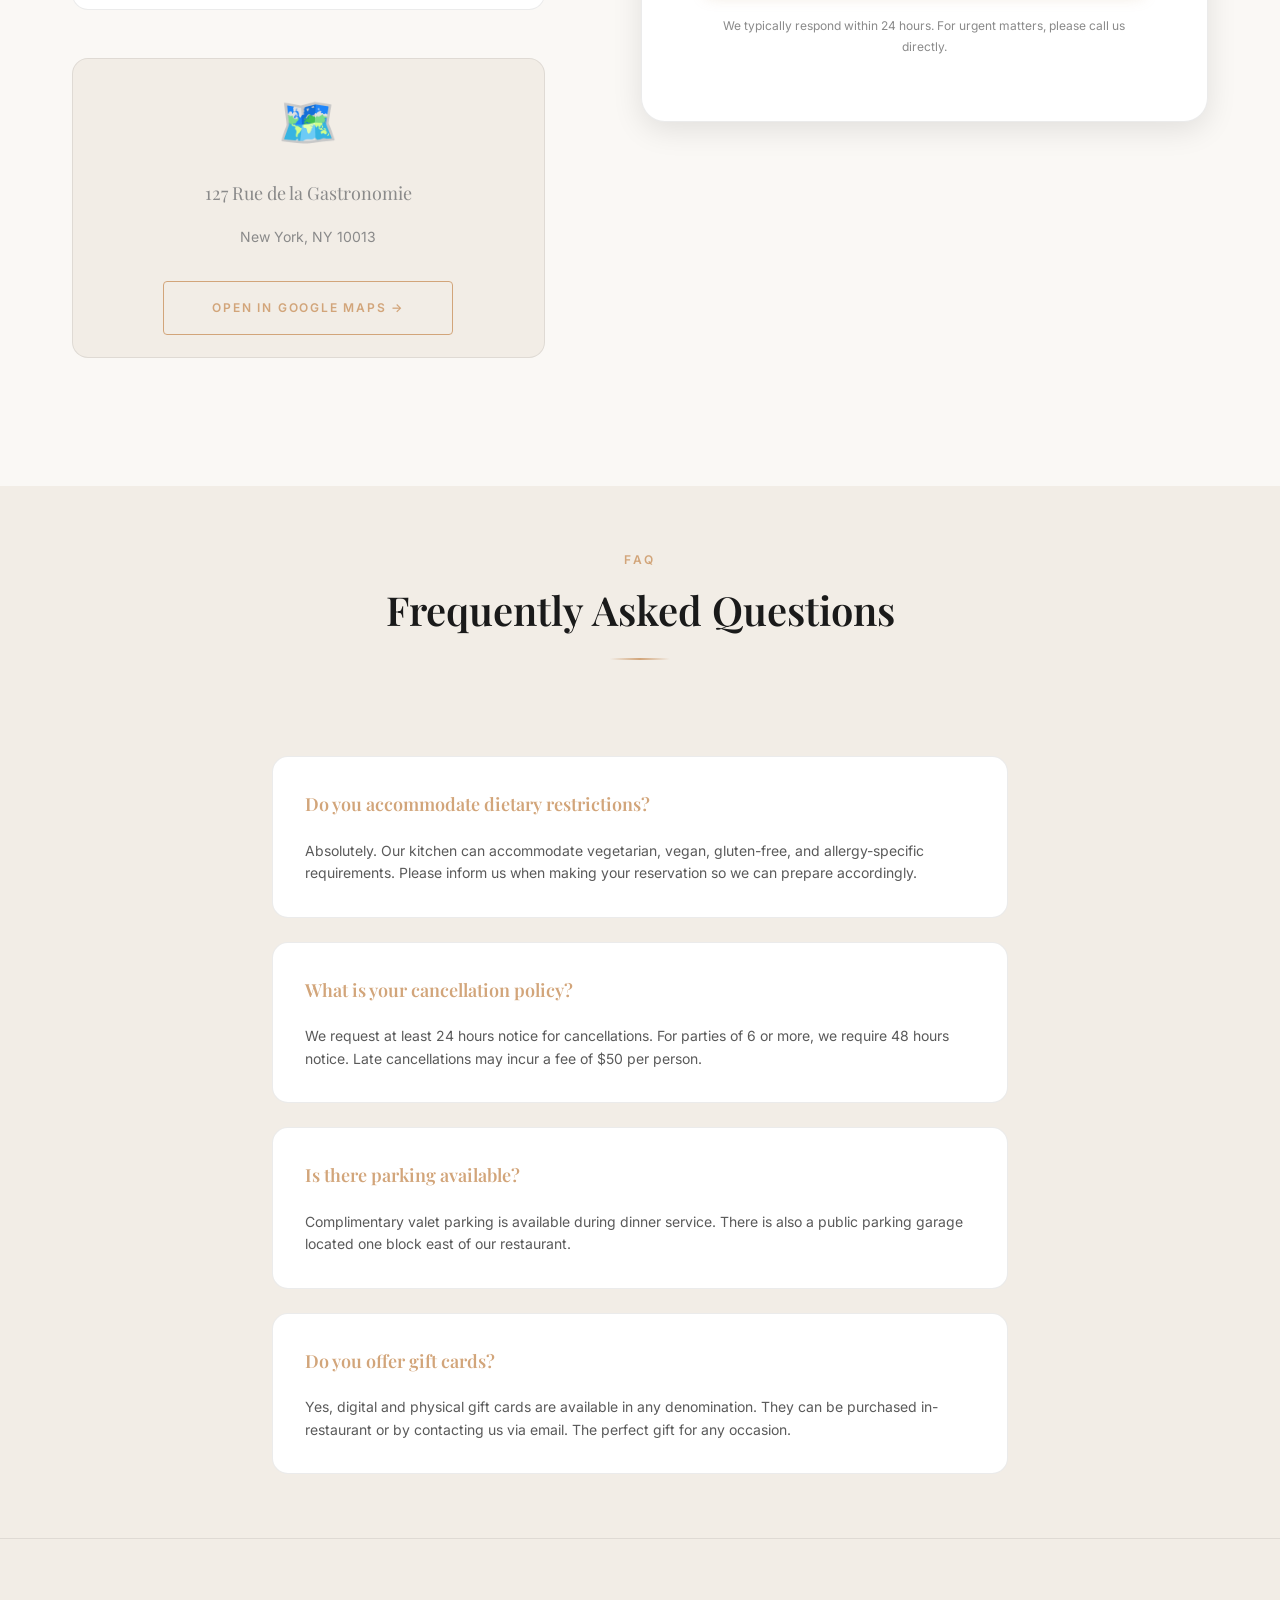
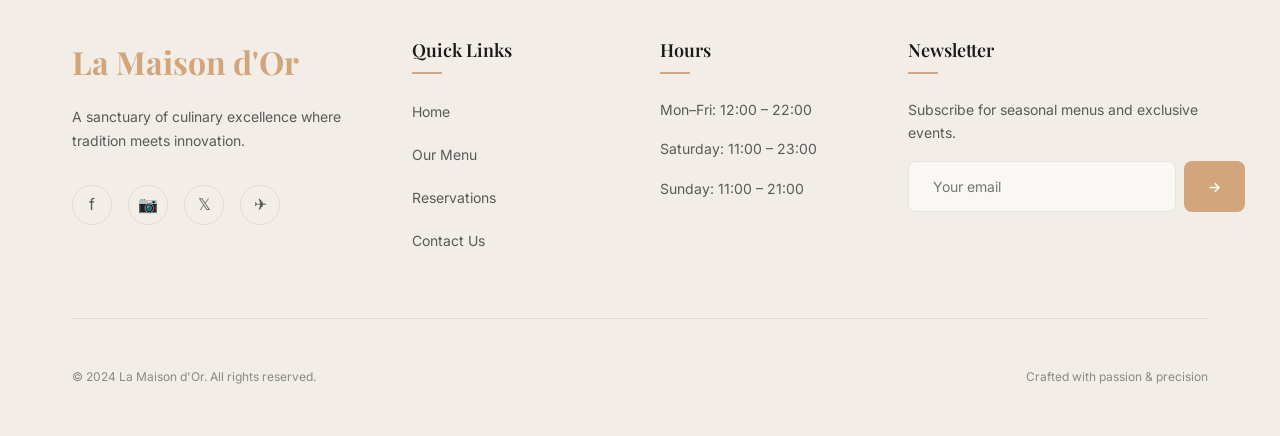
<file: contact.html>
<!DOCTYPE html>
<html lang="en">
<head>
  <meta charset="UTF-8">
  <meta name="viewport" content="width=device-width, initial-scale=1.0">
  <title>Contact Us — La Maison d'Or</title>
  <meta name="description" content="Get in touch with La Maison d'Or. Contact us for reservations, private events, catering inquiries, or feedback. Located in the heart of New York City.">
  <link rel="stylesheet" href="css/style.css">
  <link rel="icon" type="image/svg+xml" href="data:image/svg+xml,<svg xmlns='http://www.w3.org/2000/svg' viewBox='0 0 100 100'><text y='.9em' font-size='90'>🍽️</text></svg>">
</head>
<body>

  <!-- Loader -->
  <div class="loader" id="page-loader">
    <div class="loader__spinner"></div>
    <div class="loader__text">La Maison d'Or</div>
  </div>

  <div class="cursor-glow"></div>
  <div class="menu-overlay"></div>

  <!-- Navigation -->
  <nav class="navbar scrolled" id="main-navbar">
    <div class="container">
      <div class="navbar__inner">
        <a href="index.html" class="navbar__brand">
          <div>
            <span class="navbar__logo">La Maison d'Or</span>
            <span class="navbar__logo-accent">Est. 1998</span>
          </div>
        </a>
        <ul class="navbar__menu" id="nav-menu">
          <li><a href="index.html" class="navbar__link">Home</a></li>
          <li><a href="menu.html" class="navbar__link">Menu</a></li>
          <li><a href="booking.html" class="navbar__link">Reservations</a></li>
          <li><a href="contact.html" class="navbar__link active">Contact</a></li>
        </ul>
        <div class="navbar__actions">
          <button class="theme-toggle" id="theme-toggle" aria-label="Toggle dark mode">
            <span class="icon-moon">🌙</span>
            <span class="icon-sun">☀️</span>
          </button>
          <div class="navbar__toggle" id="menu-toggle" aria-label="Toggle navigation menu">
            <span></span><span></span><span></span>
          </div>
        </div>
      </div>
    </div>
  </nav>

  <!-- Page Header -->
  <header class="page-header">
    <div class="page-header__bg">
      <img src="images/chef.png" alt="Chef in the kitchen" width="1920" height="600" loading="eager">
    </div>
    <div class="page-header__content">
      <div class="page-header__breadcrumb" style="animation: fadeInDown 0.6s ease 0.2s both;">
        <a href="index.html">Home</a>
        <span class="separator">✦</span>
        <span>Contact</span>
      </div>
      <h1 class="page-header__title" style="animation: fadeInUp 0.8s ease 0.3s both;">Get in Touch</h1>
      <p class="page-header__subtitle" style="animation: fadeInUp 0.8s ease 0.5s both;">We'd love to hear from you</p>
    </div>
  </header>

  <!-- Contact Section -->
  <section class="section">
    <div class="container">
      <div class="contact-grid">
        <!-- Left: Contact Info -->
        <div>
          <div class="reveal">
            <span class="label">Contact</span>
            <h2 class="heading-2" style="margin: var(--space-md) 0;">Let's Connect</h2>
            <p class="body-lg" style="margin-bottom: var(--space-2xl);">Have a question, feedback, or special request? Our team is here to assist you with anything you need.</p>
          </div>

          <div class="contact-info-cards">
            <div class="contact-card reveal reveal-delay-1">
              <div class="contact-card__icon">📍</div>
              <div>
                <h4 class="contact-card__title">Visit Us</h4>
                <p class="contact-card__text">
                  127 Rue de la Gastronomie<br>
                  New York, NY 10013<br>
                  United States
                </p>
              </div>
            </div>

            <div class="contact-card reveal reveal-delay-2">
              <div class="contact-card__icon">📞</div>
              <div>
                <h4 class="contact-card__title">Call Us</h4>
                <p class="contact-card__text">
                  Reservations: <a href="tel:+12125550198">+1 (212) 555-0198</a><br>
                  General: <a href="tel:+12125550199">+1 (212) 555-0199</a><br>
                  Events: <a href="tel:+12125550200">+1 (212) 555-0200</a>
                </p>
              </div>
            </div>

            <div class="contact-card reveal reveal-delay-3">
              <div class="contact-card__icon">✉️</div>
              <div>
                <h4 class="contact-card__title">Email Us</h4>
                <p class="contact-card__text">
                  General: <a href="mailto:hello@lamaisondor.com">hello@lamaisondor.com</a><br>
                  Events: <a href="mailto:events@lamaisondor.com">events@lamaisondor.com</a><br>
                  Press: <a href="mailto:press@lamaisondor.com">press@lamaisondor.com</a>
                </p>
              </div>
            </div>

            <div class="contact-card reveal reveal-delay-4">
              <div class="contact-card__icon">🕐</div>
              <div>
                <h4 class="contact-card__title">Hours</h4>
                <p class="contact-card__text">
                  Monday – Friday: 12:00 PM – 10:00 PM<br>
                  Saturday: 11:00 AM – 11:00 PM<br>
                  Sunday: 11:00 AM – 9:00 PM
                </p>
              </div>
            </div>
          </div>

          <!-- Map -->
          <div class="map-container reveal">
            <div class="map-placeholder">
              <div class="map-placeholder__icon">🗺️</div>
              <p style="font-family: var(--font-heading); font-size: var(--fs-md);">127 Rue de la Gastronomie</p>
              <p style="font-size: var(--fs-sm);">New York, NY 10013</p>
              <a href="https://maps.google.com" target="_blank" rel="noopener noreferrer" class="btn btn--outline" style="margin-top: var(--space-md); font-size: var(--fs-xs);">Open in Google Maps →</a>
            </div>
          </div>
        </div>

        <!-- Right: Contact Form -->
        <div class="booking-form reveal-right">
          <h3 class="heading-3" style="margin-bottom: var(--space-sm);">Send Us a Message</h3>
          <p style="color: var(--color-text-secondary); font-size: var(--fs-sm); margin-bottom: var(--space-2xl);">Fields marked with <span style="color: var(--color-error);">*</span> are required</p>

          <form id="contact-form" novalidate>
            <div class="form-row">
              <div class="form-group">
                <label class="form-label" for="contact-fname">First Name <span class="required">*</span></label>
                <input class="form-input" type="text" id="contact-fname" name="firstName" placeholder="John" data-validate="required, min:2">
                <span class="form-error"></span>
              </div>
              <div class="form-group">
                <label class="form-label" for="contact-lname">Last Name <span class="required">*</span></label>
                <input class="form-input" type="text" id="contact-lname" name="lastName" placeholder="Doe" data-validate="required, min:2">
                <span class="form-error"></span>
              </div>
            </div>

            <div class="form-group">
              <label class="form-label" for="contact-email">Email Address <span class="required">*</span></label>
              <input class="form-input" type="email" id="contact-email" name="email" placeholder="john@example.com" data-validate="required, email">
              <span class="form-error"></span>
            </div>

            <div class="form-group">
              <label class="form-label" for="contact-phone">Phone Number</label>
              <input class="form-input" type="tel" id="contact-phone" name="phone" placeholder="+1 (555) 000-0000" data-validate="phone">
              <span class="form-error"></span>
            </div>

            <div class="form-group">
              <label class="form-label" for="contact-subject">Subject <span class="required">*</span></label>
              <select class="form-select" id="contact-subject" name="subject" data-validate="required">
                <option value="">Select a subject</option>
                <option value="general">General Inquiry</option>
                <option value="reservation">Reservation Question</option>
                <option value="private-event">Private Event Inquiry</option>
                <option value="catering">Catering Services</option>
                <option value="feedback">Feedback / Compliment</option>
                <option value="careers">Careers</option>
                <option value="press">Press / Media</option>
                <option value="other">Other</option>
              </select>
              <span class="form-error"></span>
            </div>

            <div class="form-group">
              <label class="form-label" for="contact-message">Message <span class="required">*</span></label>
              <textarea class="form-textarea" id="contact-message" name="message" placeholder="Tell us how we can help..." rows="6" data-validate="required, min:10"></textarea>
              <span class="form-error"></span>
            </div>

            <button type="submit" class="btn btn--primary btn--lg" style="width: 100%;" id="contact-submit">
              Send Message <span class="btn-icon">→</span>
            </button>

            <p style="text-align: center; margin-top: var(--space-lg); font-size: var(--fs-xs); color: var(--color-text-muted);">
              We typically respond within 24 hours. For urgent matters, please call us directly.
            </p>
          </form>
        </div>
      </div>
    </div>
  </section>

  <!-- FAQ Section -->
  <section class="section section--sm" style="background: var(--color-bg-alt);">
    <div class="container container--narrow">
      <div class="section-header reveal">
        <span class="label">FAQ</span>
        <h2 class="heading-2">Frequently Asked Questions</h2>
        <div class="section-divider"></div>
      </div>

      <div class="contact-info-cards" style="gap: var(--space-lg);">
        <div class="contact-card reveal reveal-delay-1" style="flex-direction: column; gap: var(--space-md);">
          <h4 class="contact-card__title" style="color: var(--color-primary);">Do you accommodate dietary restrictions?</h4>
          <p class="contact-card__text">Absolutely. Our kitchen can accommodate vegetarian, vegan, gluten-free, and allergy-specific requirements. Please inform us when making your reservation so we can prepare accordingly.</p>
        </div>

        <div class="contact-card reveal reveal-delay-2" style="flex-direction: column; gap: var(--space-md);">
          <h4 class="contact-card__title" style="color: var(--color-primary);">What is your cancellation policy?</h4>
          <p class="contact-card__text">We request at least 24 hours notice for cancellations. For parties of 6 or more, we require 48 hours notice. Late cancellations may incur a fee of $50 per person.</p>
        </div>

        <div class="contact-card reveal reveal-delay-3" style="flex-direction: column; gap: var(--space-md);">
          <h4 class="contact-card__title" style="color: var(--color-primary);">Is there parking available?</h4>
          <p class="contact-card__text">Complimentary valet parking is available during dinner service. There is also a public parking garage located one block east of our restaurant.</p>
        </div>

        <div class="contact-card reveal reveal-delay-4" style="flex-direction: column; gap: var(--space-md);">
          <h4 class="contact-card__title" style="color: var(--color-primary);">Do you offer gift cards?</h4>
          <p class="contact-card__text">Yes, digital and physical gift cards are available in any denomination. They can be purchased in-restaurant or by contacting us via email. The perfect gift for any occasion.</p>
        </div>
      </div>
    </div>
  </section>

  <!-- Footer -->
  <footer class="footer">
    <div class="container">
      <div class="footer__grid">
        <div class="footer__brand">
          <div class="footer__brand-name">La Maison d'Or</div>
          <p class="footer__brand-desc">A sanctuary of culinary excellence where tradition meets innovation.</p>
          <div class="footer__social">
            <a href="#" class="footer__social-link" aria-label="Facebook">f</a>
            <a href="#" class="footer__social-link" aria-label="Instagram">📷</a>
            <a href="#" class="footer__social-link" aria-label="Twitter">𝕏</a>
            <a href="#" class="footer__social-link" aria-label="TripAdvisor">✈</a>
          </div>
        </div>
        <div>
          <h4 class="footer__heading">Quick Links</h4>
          <ul class="footer__links">
            <li><a href="index.html" class="footer__link">Home</a></li>
            <li><a href="menu.html" class="footer__link">Our Menu</a></li>
            <li><a href="booking.html" class="footer__link">Reservations</a></li>
            <li><a href="contact.html" class="footer__link">Contact Us</a></li>
          </ul>
        </div>
        <div>
          <h4 class="footer__heading">Hours</h4>
          <ul class="footer__links">
            <li class="footer__link" style="cursor:default;">Mon–Fri: 12:00 – 22:00</li>
            <li class="footer__link" style="cursor:default;">Saturday: 11:00 – 23:00</li>
            <li class="footer__link" style="cursor:default;">Sunday: 11:00 – 21:00</li>
          </ul>
        </div>
        <div class="footer__newsletter">
          <h4 class="footer__heading">Newsletter</h4>
          <p style="font-size: var(--fs-sm); color: var(--color-text-secondary);">Subscribe for seasonal menus and exclusive events.</p>
          <div class="footer__newsletter-input">
            <input type="email" placeholder="Your email" aria-label="Email for newsletter">
            <button aria-label="Subscribe">→</button>
          </div>
        </div>
      </div>
      <div class="footer__bottom">
        <span>&copy; 2024 La Maison d'Or. All rights reserved.</span>
        <span>Crafted with passion & precision</span>
      </div>
    </div>
  </footer>

  <!-- Success Modal -->
  <div class="modal-overlay" id="success-modal">
    <div class="modal">
      <div class="modal__icon">✓</div>
      <h3 class="modal__title">Message Sent!</h3>
      <p class="modal__text">Thank you for reaching out. Our team will review your message and get back to you within 24 hours.</p>
      <button class="btn btn--primary modal__close">Close</button>
    </div>
  </div>

  <script src="js/main.js"></script>
</body>
</html>
</file>
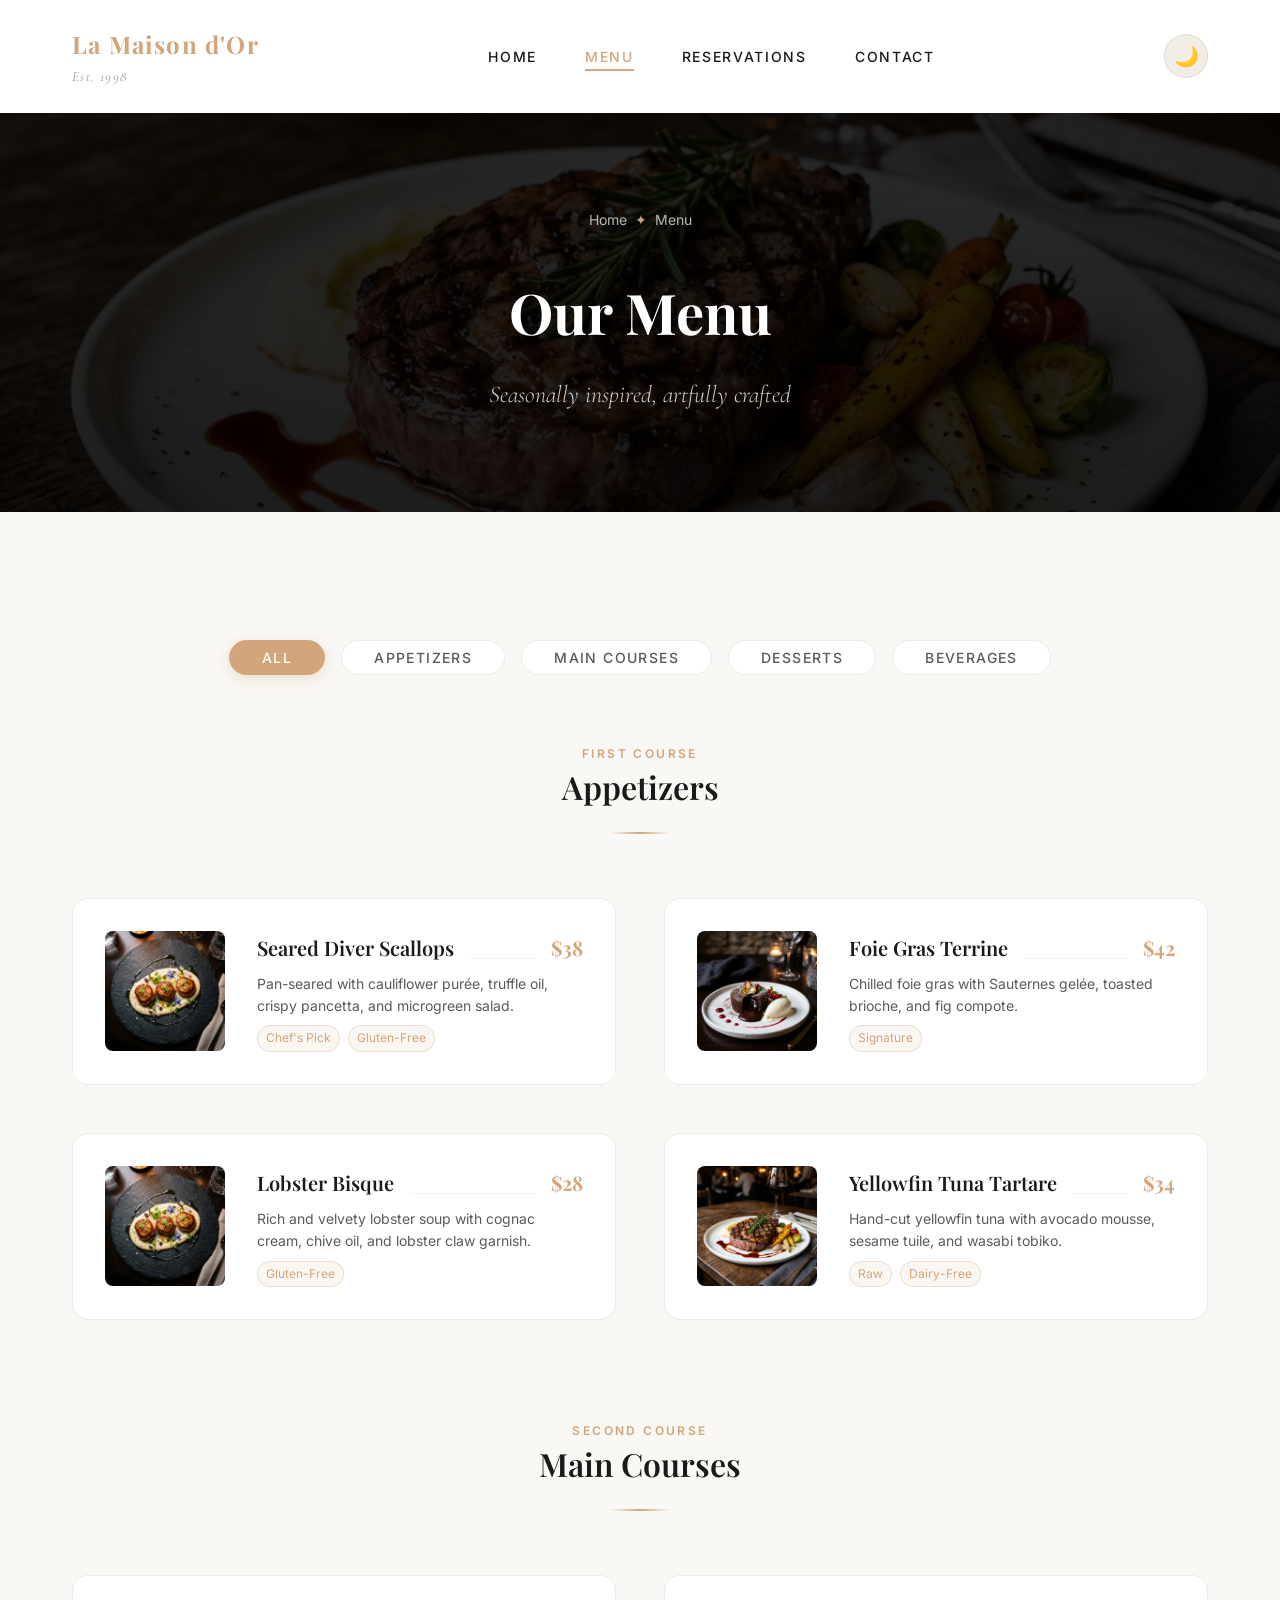
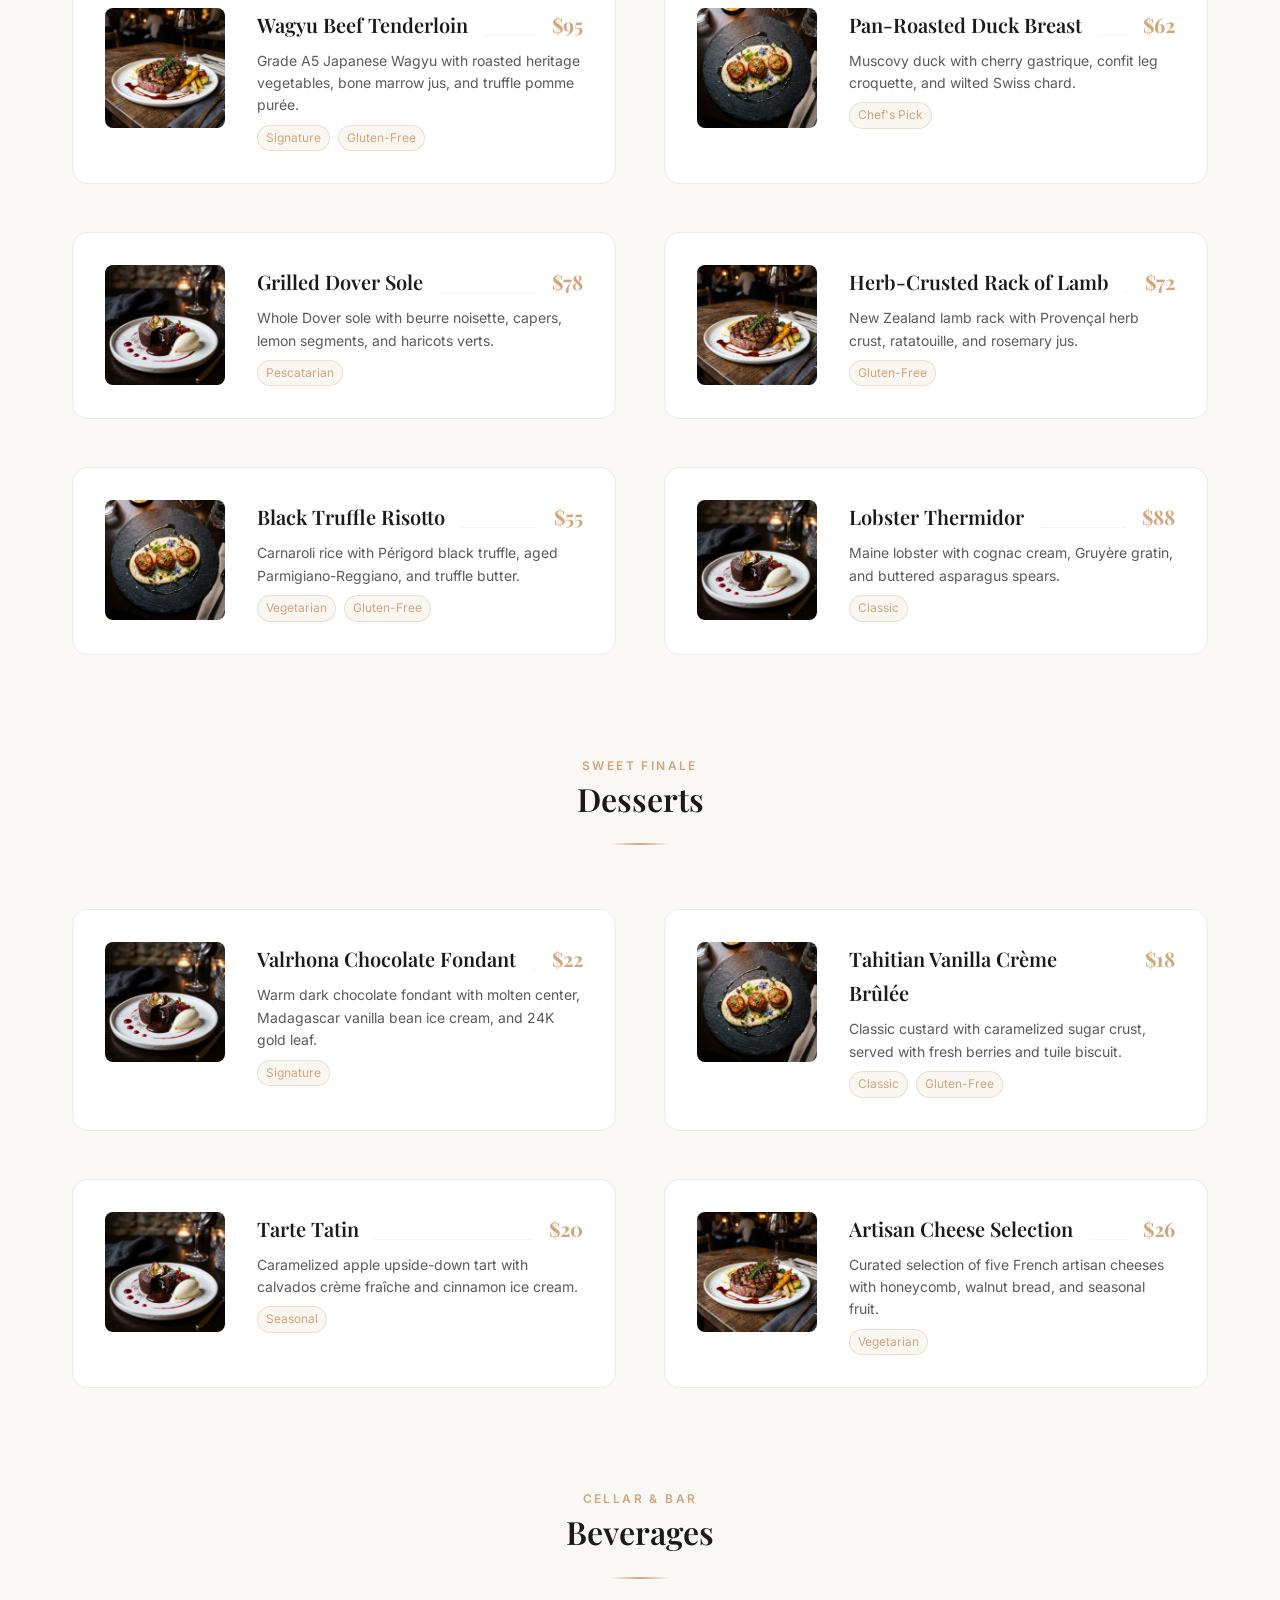
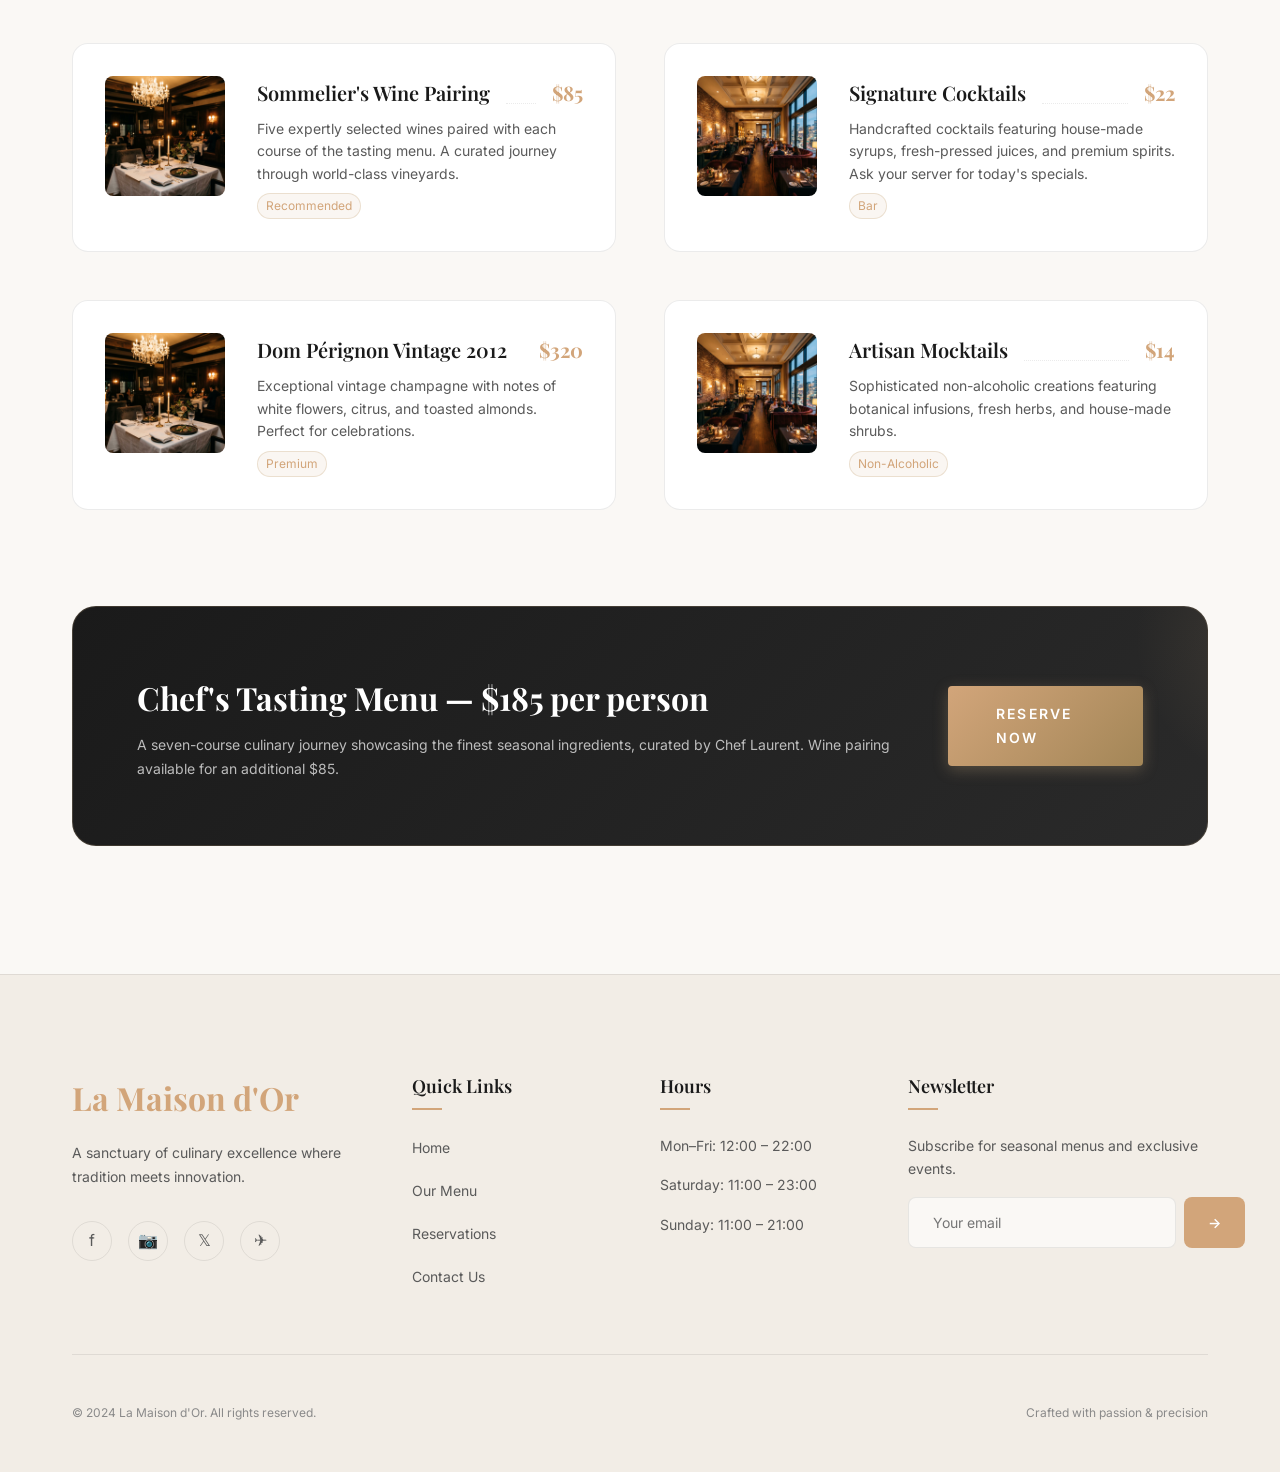
<file: menu.html>
<!DOCTYPE html>
<html lang="en">
<head>
  <meta charset="UTF-8">
  <meta name="viewport" content="width=device-width, initial-scale=1.0">
  <title>Our Menu — La Maison d'Or</title>
  <meta name="description" content="Explore our seasonally inspired menu featuring French-inspired appetizers, mains, desserts, and an extensive wine selection at La Maison d'Or.">
  <link rel="stylesheet" href="css/style.css">
  <link rel="icon" type="image/svg+xml" href="data:image/svg+xml,<svg xmlns='http://www.w3.org/2000/svg' viewBox='0 0 100 100'><text y='.9em' font-size='90'>🍽️</text></svg>">
</head>
<body>

  <!-- Loader -->
  <div class="loader" id="page-loader">
    <div class="loader__spinner"></div>
    <div class="loader__text">La Maison d'Or</div>
  </div>

  <div class="cursor-glow"></div>
  <div class="menu-overlay"></div>

  <!-- Navigation -->
  <nav class="navbar scrolled" id="main-navbar">
    <div class="container">
      <div class="navbar__inner">
        <a href="index.html" class="navbar__brand">
          <div>
            <span class="navbar__logo">La Maison d'Or</span>
            <span class="navbar__logo-accent">Est. 1998</span>
          </div>
        </a>
        <ul class="navbar__menu" id="nav-menu">
          <li><a href="index.html" class="navbar__link">Home</a></li>
          <li><a href="menu.html" class="navbar__link active">Menu</a></li>
          <li><a href="booking.html" class="navbar__link">Reservations</a></li>
          <li><a href="contact.html" class="navbar__link">Contact</a></li>
        </ul>
        <div class="navbar__actions">
          <button class="theme-toggle" id="theme-toggle" aria-label="Toggle dark mode">
            <span class="icon-moon">🌙</span>
            <span class="icon-sun">☀️</span>
          </button>
          <div class="navbar__toggle" id="menu-toggle" aria-label="Toggle navigation menu">
            <span></span><span></span><span></span>
          </div>
        </div>
      </div>
    </div>
  </nav>

  <!-- Page Header -->
  <header class="page-header">
    <div class="page-header__bg">
      <img src="images/dish-main.png" alt="Beautifully plated main course" width="1920" height="600" loading="eager">
    </div>
    <div class="page-header__content">
      <div class="page-header__breadcrumb" style="animation: fadeInDown 0.6s ease 0.2s both;">
        <a href="index.html">Home</a>
        <span class="separator">✦</span>
        <span>Menu</span>
      </div>
      <h1 class="page-header__title" style="animation: fadeInUp 0.8s ease 0.3s both;">Our Menu</h1>
      <p class="page-header__subtitle" style="animation: fadeInUp 0.8s ease 0.5s both;">Seasonally inspired, artfully crafted</p>
    </div>
  </header>

  <!-- Menu Filters -->
  <section class="section">
    <div class="container">
      <div class="menu-filters reveal">
        <button class="menu-filter-btn active" data-filter="all">All</button>
        <button class="menu-filter-btn" data-filter="appetizers">Appetizers</button>
        <button class="menu-filter-btn" data-filter="mains">Main Courses</button>
        <button class="menu-filter-btn" data-filter="desserts">Desserts</button>
        <button class="menu-filter-btn" data-filter="beverages">Beverages</button>
      </div>

      <!-- Appetizers -->
      <div class="menu-category" data-category="appetizers">
        <div class="menu-category__header reveal">
          <span class="label">First Course</span>
          <h2 class="heading-3">Appetizers</h2>
          <div class="section-divider"></div>
        </div>
        <div class="menu-grid">
          <div class="menu-item reveal reveal-delay-1">
            <div class="menu-item__image">
              <img src="images/dish-appetizer.png" alt="Seared scallops" width="120" height="120" loading="lazy">
            </div>
            <div class="menu-item__content">
              <div class="menu-item__header">
                <span class="menu-item__name">Seared Diver Scallops</span>
                <span class="menu-item__dots"></span>
                <span class="menu-item__price">$38</span>
              </div>
              <p class="menu-item__desc">Pan-seared with cauliflower purée, truffle oil, crispy pancetta, and microgreen salad.</p>
              <div class="menu-item__tags">
                <span class="menu-item__tag">Chef's Pick</span>
                <span class="menu-item__tag">Gluten-Free</span>
              </div>
            </div>
          </div>

          <div class="menu-item reveal reveal-delay-2">
            <div class="menu-item__image">
              <img src="images/dish-dessert.png" alt="Foie gras terrine" width="120" height="120" loading="lazy">
            </div>
            <div class="menu-item__content">
              <div class="menu-item__header">
                <span class="menu-item__name">Foie Gras Terrine</span>
                <span class="menu-item__dots"></span>
                <span class="menu-item__price">$42</span>
              </div>
              <p class="menu-item__desc">Chilled foie gras with Sauternes gelée, toasted brioche, and fig compote.</p>
              <div class="menu-item__tags">
                <span class="menu-item__tag">Signature</span>
              </div>
            </div>
          </div>

          <div class="menu-item reveal reveal-delay-3">
            <div class="menu-item__image">
              <img src="images/dish-appetizer.png" alt="Lobster bisque" width="120" height="120" loading="lazy">
            </div>
            <div class="menu-item__content">
              <div class="menu-item__header">
                <span class="menu-item__name">Lobster Bisque</span>
                <span class="menu-item__dots"></span>
                <span class="menu-item__price">$28</span>
              </div>
              <p class="menu-item__desc">Rich and velvety lobster soup with cognac cream, chive oil, and lobster claw garnish.</p>
              <div class="menu-item__tags">
                <span class="menu-item__tag">Gluten-Free</span>
              </div>
            </div>
          </div>

          <div class="menu-item reveal reveal-delay-4">
            <div class="menu-item__image">
              <img src="images/dish-main.png" alt="Tuna tartare" width="120" height="120" loading="lazy">
            </div>
            <div class="menu-item__content">
              <div class="menu-item__header">
                <span class="menu-item__name">Yellowfin Tuna Tartare</span>
                <span class="menu-item__dots"></span>
                <span class="menu-item__price">$34</span>
              </div>
              <p class="menu-item__desc">Hand-cut yellowfin tuna with avocado mousse, sesame tuile, and wasabi tobiko.</p>
              <div class="menu-item__tags">
                <span class="menu-item__tag">Raw</span>
                <span class="menu-item__tag">Dairy-Free</span>
              </div>
            </div>
          </div>
        </div>
      </div>

      <!-- Main Courses -->
      <div class="menu-category" data-category="mains">
        <div class="menu-category__header reveal">
          <span class="label">Second Course</span>
          <h2 class="heading-3">Main Courses</h2>
          <div class="section-divider"></div>
        </div>
        <div class="menu-grid">
          <div class="menu-item reveal reveal-delay-1">
            <div class="menu-item__image">
              <img src="images/dish-main.png" alt="Wagyu beef tenderloin" width="120" height="120" loading="lazy">
            </div>
            <div class="menu-item__content">
              <div class="menu-item__header">
                <span class="menu-item__name">Wagyu Beef Tenderloin</span>
                <span class="menu-item__dots"></span>
                <span class="menu-item__price">$95</span>
              </div>
              <p class="menu-item__desc">Grade A5 Japanese Wagyu with roasted heritage vegetables, bone marrow jus, and truffle pomme purée.</p>
              <div class="menu-item__tags">
                <span class="menu-item__tag">Signature</span>
                <span class="menu-item__tag">Gluten-Free</span>
              </div>
            </div>
          </div>

          <div class="menu-item reveal reveal-delay-2">
            <div class="menu-item__image">
              <img src="images/dish-appetizer.png" alt="Pan-roasted duck breast" width="120" height="120" loading="lazy">
            </div>
            <div class="menu-item__content">
              <div class="menu-item__header">
                <span class="menu-item__name">Pan-Roasted Duck Breast</span>
                <span class="menu-item__dots"></span>
                <span class="menu-item__price">$62</span>
              </div>
              <p class="menu-item__desc">Muscovy duck with cherry gastrique, confit leg croquette, and wilted Swiss chard.</p>
              <div class="menu-item__tags">
                <span class="menu-item__tag">Chef's Pick</span>
              </div>
            </div>
          </div>

          <div class="menu-item reveal reveal-delay-3">
            <div class="menu-item__image">
              <img src="images/dish-dessert.png" alt="Grilled Dover sole" width="120" height="120" loading="lazy">
            </div>
            <div class="menu-item__content">
              <div class="menu-item__header">
                <span class="menu-item__name">Grilled Dover Sole</span>
                <span class="menu-item__dots"></span>
                <span class="menu-item__price">$78</span>
              </div>
              <p class="menu-item__desc">Whole Dover sole with beurre noisette, capers, lemon segments, and haricots verts.</p>
              <div class="menu-item__tags">
                <span class="menu-item__tag">Pescatarian</span>
              </div>
            </div>
          </div>

          <div class="menu-item reveal reveal-delay-4">
            <div class="menu-item__image">
              <img src="images/dish-main.png" alt="Rack of lamb" width="120" height="120" loading="lazy">
            </div>
            <div class="menu-item__content">
              <div class="menu-item__header">
                <span class="menu-item__name">Herb-Crusted Rack of Lamb</span>
                <span class="menu-item__dots"></span>
                <span class="menu-item__price">$72</span>
              </div>
              <p class="menu-item__desc">New Zealand lamb rack with Provençal herb crust, ratatouille, and rosemary jus.</p>
              <div class="menu-item__tags">
                <span class="menu-item__tag">Gluten-Free</span>
              </div>
            </div>
          </div>

          <div class="menu-item reveal reveal-delay-5">
            <div class="menu-item__image">
              <img src="images/dish-appetizer.png" alt="Truffle risotto" width="120" height="120" loading="lazy">
            </div>
            <div class="menu-item__content">
              <div class="menu-item__header">
                <span class="menu-item__name">Black Truffle Risotto</span>
                <span class="menu-item__dots"></span>
                <span class="menu-item__price">$55</span>
              </div>
              <p class="menu-item__desc">Carnaroli rice with Périgord black truffle, aged Parmigiano-Reggiano, and truffle butter.</p>
              <div class="menu-item__tags">
                <span class="menu-item__tag">Vegetarian</span>
                <span class="menu-item__tag">Gluten-Free</span>
              </div>
            </div>
          </div>

          <div class="menu-item reveal reveal-delay-6">
            <div class="menu-item__image">
              <img src="images/dish-dessert.png" alt="Lobster thermidor" width="120" height="120" loading="lazy">
            </div>
            <div class="menu-item__content">
              <div class="menu-item__header">
                <span class="menu-item__name">Lobster Thermidor</span>
                <span class="menu-item__dots"></span>
                <span class="menu-item__price">$88</span>
              </div>
              <p class="menu-item__desc">Maine lobster with cognac cream, Gruyère gratin, and buttered asparagus spears.</p>
              <div class="menu-item__tags">
                <span class="menu-item__tag">Classic</span>
              </div>
            </div>
          </div>
        </div>
      </div>

      <!-- Desserts -->
      <div class="menu-category" data-category="desserts">
        <div class="menu-category__header reveal">
          <span class="label">Sweet Finale</span>
          <h2 class="heading-3">Desserts</h2>
          <div class="section-divider"></div>
        </div>
        <div class="menu-grid">
          <div class="menu-item reveal reveal-delay-1">
            <div class="menu-item__image">
              <img src="images/dish-dessert.png" alt="Chocolate fondant" width="120" height="120" loading="lazy">
            </div>
            <div class="menu-item__content">
              <div class="menu-item__header">
                <span class="menu-item__name">Valrhona Chocolate Fondant</span>
                <span class="menu-item__dots"></span>
                <span class="menu-item__price">$22</span>
              </div>
              <p class="menu-item__desc">Warm dark chocolate fondant with molten center, Madagascar vanilla bean ice cream, and 24K gold leaf.</p>
              <div class="menu-item__tags">
                <span class="menu-item__tag">Signature</span>
              </div>
            </div>
          </div>

          <div class="menu-item reveal reveal-delay-2">
            <div class="menu-item__image">
              <img src="images/dish-appetizer.png" alt="Crème brûlée" width="120" height="120" loading="lazy">
            </div>
            <div class="menu-item__content">
              <div class="menu-item__header">
                <span class="menu-item__name">Tahitian Vanilla Crème Brûlée</span>
                <span class="menu-item__dots"></span>
                <span class="menu-item__price">$18</span>
              </div>
              <p class="menu-item__desc">Classic custard with caramelized sugar crust, served with fresh berries and tuile biscuit.</p>
              <div class="menu-item__tags">
                <span class="menu-item__tag">Classic</span>
                <span class="menu-item__tag">Gluten-Free</span>
              </div>
            </div>
          </div>

          <div class="menu-item reveal reveal-delay-3">
            <div class="menu-item__image">
              <img src="images/dish-dessert.png" alt="Tarte Tatin" width="120" height="120" loading="lazy">
            </div>
            <div class="menu-item__content">
              <div class="menu-item__header">
                <span class="menu-item__name">Tarte Tatin</span>
                <span class="menu-item__dots"></span>
                <span class="menu-item__price">$20</span>
              </div>
              <p class="menu-item__desc">Caramelized apple upside-down tart with calvados crème fraîche and cinnamon ice cream.</p>
              <div class="menu-item__tags">
                <span class="menu-item__tag">Seasonal</span>
              </div>
            </div>
          </div>

          <div class="menu-item reveal reveal-delay-4">
            <div class="menu-item__image">
              <img src="images/dish-main.png" alt="Cheese selection" width="120" height="120" loading="lazy">
            </div>
            <div class="menu-item__content">
              <div class="menu-item__header">
                <span class="menu-item__name">Artisan Cheese Selection</span>
                <span class="menu-item__dots"></span>
                <span class="menu-item__price">$26</span>
              </div>
              <p class="menu-item__desc">Curated selection of five French artisan cheeses with honeycomb, walnut bread, and seasonal fruit.</p>
              <div class="menu-item__tags">
                <span class="menu-item__tag">Vegetarian</span>
              </div>
            </div>
          </div>
        </div>
      </div>

      <!-- Beverages -->
      <div class="menu-category" data-category="beverages">
        <div class="menu-category__header reveal">
          <span class="label">Cellar & Bar</span>
          <h2 class="heading-3">Beverages</h2>
          <div class="section-divider"></div>
        </div>
        <div class="menu-grid">
          <div class="menu-item reveal reveal-delay-1">
            <div class="menu-item__image">
              <img src="images/hero-bg.png" alt="Wine selection" width="120" height="120" loading="lazy">
            </div>
            <div class="menu-item__content">
              <div class="menu-item__header">
                <span class="menu-item__name">Sommelier's Wine Pairing</span>
                <span class="menu-item__dots"></span>
                <span class="menu-item__price">$85</span>
              </div>
              <p class="menu-item__desc">Five expertly selected wines paired with each course of the tasting menu. A curated journey through world-class vineyards.</p>
              <div class="menu-item__tags">
                <span class="menu-item__tag">Recommended</span>
              </div>
            </div>
          </div>

          <div class="menu-item reveal reveal-delay-2">
            <div class="menu-item__image">
              <img src="images/interior.png" alt="Cocktails" width="120" height="120" loading="lazy">
            </div>
            <div class="menu-item__content">
              <div class="menu-item__header">
                <span class="menu-item__name">Signature Cocktails</span>
                <span class="menu-item__dots"></span>
                <span class="menu-item__price">$22</span>
              </div>
              <p class="menu-item__desc">Handcrafted cocktails featuring house-made syrups, fresh-pressed juices, and premium spirits. Ask your server for today's specials.</p>
              <div class="menu-item__tags">
                <span class="menu-item__tag">Bar</span>
              </div>
            </div>
          </div>

          <div class="menu-item reveal reveal-delay-3">
            <div class="menu-item__image">
              <img src="images/hero-bg.png" alt="Champagne" width="120" height="120" loading="lazy">
            </div>
            <div class="menu-item__content">
              <div class="menu-item__header">
                <span class="menu-item__name">Dom Pérignon Vintage 2012</span>
                <span class="menu-item__dots"></span>
                <span class="menu-item__price">$320</span>
              </div>
              <p class="menu-item__desc">Exceptional vintage champagne with notes of white flowers, citrus, and toasted almonds. Perfect for celebrations.</p>
              <div class="menu-item__tags">
                <span class="menu-item__tag">Premium</span>
              </div>
            </div>
          </div>

          <div class="menu-item reveal reveal-delay-4">
            <div class="menu-item__image">
              <img src="images/interior.png" alt="Non-alcoholic" width="120" height="120" loading="lazy">
            </div>
            <div class="menu-item__content">
              <div class="menu-item__header">
                <span class="menu-item__name">Artisan Mocktails</span>
                <span class="menu-item__dots"></span>
                <span class="menu-item__price">$14</span>
              </div>
              <p class="menu-item__desc">Sophisticated non-alcoholic creations featuring botanical infusions, fresh herbs, and house-made shrubs.</p>
              <div class="menu-item__tags">
                <span class="menu-item__tag">Non-Alcoholic</span>
              </div>
            </div>
          </div>
        </div>
      </div>

      <!-- Tasting Menu CTA -->
      <div class="special-banner reveal" style="margin-top: var(--space-3xl);">
        <div class="special-banner__content">
          <h3 class="special-banner__title">Chef's Tasting Menu — $185 per person</h3>
          <p class="special-banner__desc">A seven-course culinary journey showcasing the finest seasonal ingredients, curated by Chef Laurent. Wine pairing available for an additional $85.</p>
        </div>
        <a href="booking.html" class="btn btn--primary">Reserve Now</a>
      </div>
    </div>
  </section>

  <!-- Footer -->
  <footer class="footer">
    <div class="container">
      <div class="footer__grid">
        <div class="footer__brand">
          <div class="footer__brand-name">La Maison d'Or</div>
          <p class="footer__brand-desc">A sanctuary of culinary excellence where tradition meets innovation.</p>
          <div class="footer__social">
            <a href="#" class="footer__social-link" aria-label="Facebook">f</a>
            <a href="#" class="footer__social-link" aria-label="Instagram">📷</a>
            <a href="#" class="footer__social-link" aria-label="Twitter">𝕏</a>
            <a href="#" class="footer__social-link" aria-label="TripAdvisor">✈</a>
          </div>
        </div>
        <div>
          <h4 class="footer__heading">Quick Links</h4>
          <ul class="footer__links">
            <li><a href="index.html" class="footer__link">Home</a></li>
            <li><a href="menu.html" class="footer__link">Our Menu</a></li>
            <li><a href="booking.html" class="footer__link">Reservations</a></li>
            <li><a href="contact.html" class="footer__link">Contact Us</a></li>
          </ul>
        </div>
        <div>
          <h4 class="footer__heading">Hours</h4>
          <ul class="footer__links">
            <li class="footer__link" style="cursor:default;">Mon–Fri: 12:00 – 22:00</li>
            <li class="footer__link" style="cursor:default;">Saturday: 11:00 – 23:00</li>
            <li class="footer__link" style="cursor:default;">Sunday: 11:00 – 21:00</li>
          </ul>
        </div>
        <div class="footer__newsletter">
          <h4 class="footer__heading">Newsletter</h4>
          <p style="font-size: var(--fs-sm); color: var(--color-text-secondary);">Subscribe for seasonal menus and exclusive events.</p>
          <div class="footer__newsletter-input">
            <input type="email" placeholder="Your email" aria-label="Email for newsletter">
            <button aria-label="Subscribe">→</button>
          </div>
        </div>
      </div>
      <div class="footer__bottom">
        <span>&copy; 2024 La Maison d'Or. All rights reserved.</span>
        <span>Crafted with passion & precision</span>
      </div>
    </div>
  </footer>

  <div class="modal-overlay" id="success-modal">
    <div class="modal">
      <div class="modal__icon">✓</div>
      <h3 class="modal__title">Success!</h3>
      <p class="modal__text"></p>
      <button class="btn btn--primary modal__close">Close</button>
    </div>
  </div>

  <script src="js/main.js"></script>
</body>
</html>
</file>
<file: css/style.css>
/* =====================================================
   LA MAISON D'OR — Restaurant Website Design System
   ===================================================== */

/* Google Fonts Import */
@import url('https://fonts.googleapis.com/css2?family=Playfair+Display:ital,wght@0,400;0,500;0,600;0,700;0,800;1,400;1,500&family=Inter:wght@300;400;500;600;700&family=Cormorant+Garamond:ital,wght@0,300;0,400;0,500;0,600;1,300;1,400&display=swap');

/* ── CSS Custom Properties (Design Tokens) ── */
:root {
  /* Color Palette — Light Theme */
   --color-primary: #d2a57a;
   --color-primary-light: #e7cdaf;
   --color-primary-dark: #a38657;
   --color-accent: #9e5e20;
  --color-accent-glow: rgba(200, 169, 126, 0.3);

  --color-bg: #faf8f5;
  --color-bg-alt: #f2ede6;
  --color-bg-card: #ffffff;
  --color-bg-glass: rgba(255, 255, 255, 0.7);
  --color-bg-overlay: rgba(0, 0, 0, 0.5);

  --color-text: #1a1a1a;
  --color-text-secondary: #5a5a5a;
  --color-text-muted: #8a8a8a;
  --color-text-inverse: #ffffff;

  --color-border: rgba(0, 0, 0, 0.08);
  --color-border-accent: rgba(200, 169, 126, 0.3);

  --color-success: #2d8a4e;
  --color-error: #c0392b;
  --color-warning: #e67e22;

  /* Shadows */
  --shadow-sm: 0 1px 3px rgba(0,0,0,0.06);
  --shadow-md: 0 4px 12px rgba(0,0,0,0.08);
  --shadow-lg: 0 8px 30px rgba(0,0,0,0.1);
  --shadow-xl: 0 20px 60px rgba(0,0,0,0.12);
  --shadow-glow: 0 0 30px rgba(200, 169, 126, 0.2);

  /* Typography */
  --font-heading: 'Playfair Display', 'Georgia', serif;
  --font-body: 'Inter', 'Helvetica Neue', sans-serif;
  --font-accent: 'Cormorant Garamond', 'Georgia', serif;

  --fs-xs: 0.75rem;
  --fs-sm: 0.875rem;
  --fs-base: 1rem;
  --fs-md: 1.125rem;
  --fs-lg: 1.25rem;
  --fs-xl: 1.5rem;
  --fs-2xl: 2rem;
  --fs-3xl: 2.5rem;
  --fs-4xl: 3.5rem;
  --fs-5xl: 4.5rem;
  --fs-hero: clamp(3rem, 8vw, 7rem);

  /* Spacing */
  --space-xs: 0.25rem;
  --space-sm: 0.5rem;
  --space-md: 1rem;
  --space-lg: 1.5rem;
  --space-xl: 2rem;
  --space-2xl: 3rem;
  --space-3xl: 4rem;
  --space-4xl: 6rem;
  --space-5xl: 8rem;

  /* Border Radius */
  --radius-sm: 4px;
  --radius-md: 8px;
  --radius-lg: 16px;
  --radius-xl: 24px;
  --radius-full: 9999px;

  /* Transitions */
  --transition-fast: 150ms ease;
  --transition-base: 300ms ease;
  --transition-slow: 500ms ease;
  --transition-spring: 500ms cubic-bezier(0.34, 1.56, 0.64, 1);

  /* Z-Index Scale */
  --z-base: 1;
  --z-dropdown: 100;
  --z-sticky: 200;
  --z-overlay: 300;
  --z-modal: 400;
  --z-toast: 500;
}

/* ── Dark Theme ── */
[data-theme="dark"] {
  --color-bg: #0d0d0d;
  --color-bg-alt: #1a1a1a;
  --color-bg-card: #1e1e1e;
  --color-bg-glass: rgba(30, 30, 30, 0.8);
  --color-bg-overlay: rgba(0, 0, 0, 0.7);

  --color-text: #f0ece4;
  --color-text-secondary: #b0a89c;
  --color-text-muted: #6e6e6e;
  --color-text-inverse: #0d0d0d;

  --color-border: rgba(255, 255, 255, 0.08);
  --color-border-accent: rgba(200, 169, 126, 0.25);

  --shadow-sm: 0 1px 3px rgba(0,0,0,0.3);
  --shadow-md: 0 4px 12px rgba(0,0,0,0.4);
  --shadow-lg: 0 8px 30px rgba(0,0,0,0.5);
  --shadow-xl: 0 20px 60px rgba(0,0,0,0.6);
  --shadow-glow: 0 0 40px rgba(200, 169, 126, 0.15);
}

/* ── Reset & Base ── */
*, *::before, *::after {
  margin: 0;
  padding: 0;
  box-sizing: border-box;
}

html {
  scroll-behavior: smooth;
  -webkit-font-smoothing: antialiased;
  -moz-osx-font-smoothing: grayscale;
}

body {
  font-family: var(--font-body);
  font-size: var(--fs-base);
  color: var(--color-text);
  background-color: var(--color-bg);
  line-height: 1.7;
  overflow-x: hidden;
  transition: background-color var(--transition-slow), color var(--transition-slow);
}

img {
  max-width: 100%;
  height: auto;
  display: block;
}

a {
  text-decoration: none;
  color: inherit;
  transition: color var(--transition-fast);
}

button {
  cursor: pointer;
  border: none;
  background: none;
  font-family: inherit;
}

ul, ol {
  list-style: none;
}

/* ── Utilities ── */
.container {
  width: 100%;
  max-width: 1200px;
  margin: 0 auto;
  padding: 0 var(--space-xl);
}

.container--narrow {
  max-width: 800px;
}

.container--wide {
  max-width: 1400px;
}

.section {
  padding: var(--space-5xl) 0;
}

.section--sm {
  padding: var(--space-3xl) 0;
}

.text-center { text-align: center; }
.text-primary { color: var(--color-primary); }
.text-accent { color: var(--color-accent); }

.sr-only {
  position: absolute;
  width: 1px;
  height: 1px;
  padding: 0;
  margin: -1px;
  overflow: hidden;
  clip: rect(0, 0, 0, 0);
  white-space: nowrap;
  border-width: 0;
}

/* ── Typography ── */
.heading-display {
  font-family: var(--font-heading);
  font-size: var(--fs-hero);
  font-weight: 700;
  line-height: 1.05;
  letter-spacing: -0.02em;
}

.heading-1 {
  font-family: var(--font-heading);
  font-size: var(--fs-4xl);
  font-weight: 700;
  line-height: 1.1;
  letter-spacing: -0.01em;
}

.heading-2 {
  font-family: var(--font-heading);
  font-size: var(--fs-3xl);
  font-weight: 600;
  line-height: 1.2;
}

.heading-3 {
  font-family: var(--font-heading);
  font-size: var(--fs-2xl);
  font-weight: 600;
  line-height: 1.3;
}

.subtitle {
  font-family: var(--font-accent);
  font-size: var(--fs-xl);
  font-weight: 300;
  font-style: italic;
  color: var(--color-primary);
  letter-spacing: 0.05em;
}

.label {
  font-family: var(--font-body);
  font-size: var(--fs-xs);
  font-weight: 600;
  text-transform: uppercase;
  letter-spacing: 0.2em;
  color: var(--color-primary);
}

.body-lg {
  font-size: var(--fs-lg);
  color: var(--color-text-secondary);
  line-height: 1.8;
}

/* Section Header */
.section-header {
  text-align: center;
  margin-bottom: var(--space-4xl);
}

.section-header .label {
  display: block;
  margin-bottom: var(--space-md);
}

.section-header .heading-2 {
  margin-bottom: var(--space-lg);
}

.section-header .body-lg {
  max-width: 600px;
  margin: 0 auto;
}

.section-divider {
  width: 60px;
  height: 2px;
  background: linear-gradient(90deg, transparent, var(--color-primary), transparent);
  margin: var(--space-lg) auto;
}

/* ── Buttons ── */
.btn {
  display: inline-flex;
  align-items: center;
  justify-content: center;
  gap: var(--space-sm);
  padding: var(--space-md) var(--space-2xl);
  font-family: var(--font-body);
  font-size: var(--fs-sm);
  font-weight: 600;
  text-transform: uppercase;
  letter-spacing: 0.15em;
  border-radius: var(--radius-sm);
  transition: all var(--transition-base);
  position: relative;
  overflow: hidden;
}

.btn::before {
  content: '';
  position: absolute;
  top: 0;
  left: -100%;
  width: 100%;
  height: 100%;
  background: linear-gradient(90deg, transparent, rgba(255,255,255,0.15), transparent);
  transition: left 0.6s ease;
}

.btn:hover::before {
  left: 100%;
}

.btn--primary {
  background: linear-gradient(135deg, var(--color-primary), var(--color-primary-dark));
  color: var(--color-text-inverse);
  box-shadow: 0 4px 15px rgba(200, 169, 126, 0.3);
}

.btn--primary:hover {
  transform: translateY(-2px);
  box-shadow: 0 8px 25px rgba(200, 169, 126, 0.4);
}

.btn--outline {
  border: 1.5px solid var(--color-primary);
  color: var(--color-primary);
  background: transparent;
}

.btn--outline:hover {
  background: var(--color-primary);
  color: var(--color-text-inverse);
  transform: translateY(-2px);
}

.btn--ghost {
  color: var(--color-text);
  padding: var(--space-sm) var(--space-md);
}

.btn--ghost:hover {
  color: var(--color-primary);
}

.btn--lg {
  padding: var(--space-lg) var(--space-3xl);
  font-size: var(--fs-base);
}

.btn-icon {
  font-size: 1.1em;
  transition: transform var(--transition-fast);
}

.btn:hover .btn-icon {
  transform: translateX(4px);
}

/* ── Navigation ── */
.navbar {
  position: fixed;
  top: 0;
  left: 0;
  right: 0;
  z-index: var(--z-sticky);
  padding: var(--space-lg) 0;
  background: var(--color-bg-card);
  transition: all var(--transition-base);
}

.navbar.scrolled {
  background: var(--color-bg-glass);
  backdrop-filter: blur(20px);
  -webkit-backdrop-filter: blur(20px);
  border-bottom: 1px solid var(--color-border);
  padding: var(--space-md) 0;
  box-shadow: var(--shadow-md);
}

.navbar__inner {
  display: flex;
  align-items: center;
  justify-content: space-between;
}

.navbar__brand {
  display: flex;
  align-items: center;
  gap: var(--space-sm);
}

.navbar__logo {
  font-family: var(--font-heading);
  font-size: var(--fs-xl);
  font-weight: 700;
  color: var(--color-primary);
  letter-spacing: 0.05em;
}

.navbar__logo-accent {
  font-family: var(--font-accent);
  font-size: var(--fs-sm);
  font-weight: 300;
  font-style: italic;
  color: var(--color-text-muted);
  display: block;
  letter-spacing: 0.1em;
}

.navbar__menu {
  display: flex;
  align-items: center;
  gap: var(--space-2xl);
}

.navbar__link {
  font-size: var(--fs-sm);
  font-weight: 500;
  text-transform: uppercase;
  letter-spacing: 0.12em;
  color: var(--color-text);
  position: relative;
  padding: var(--space-xs) 0;
}

.navbar__link::after {
  content: '';
  position: absolute;
  bottom: -2px;
  left: 0;
  width: 0;
  height: 1.5px;
  background: var(--color-primary);
  transition: width var(--transition-base);
}

.navbar__link:hover::after,
.navbar__link.active::after {
  width: 100%;
}

.navbar__link:hover,
.navbar__link.active {
  color: var(--color-primary);
}

.navbar__actions {
  display: flex;
  align-items: center;
  gap: var(--space-md);
}

/* Theme Toggle */
.theme-toggle {
  width: 44px;
  height: 44px;
  border-radius: var(--radius-full);
  display: flex;
  align-items: center;
  justify-content: center;
  background: var(--color-bg-alt);
  border: 1px solid var(--color-border);
  color: var(--color-text);
  font-size: var(--fs-lg);
  transition: all var(--transition-base);
  cursor: pointer;
}

.theme-toggle:hover {
  background: var(--color-primary);
  color: var(--color-text-inverse);
  border-color: var(--color-primary);
  transform: rotate(180deg);
}

.theme-toggle .icon-sun,
.theme-toggle .icon-moon {
  transition: opacity var(--transition-base), transform var(--transition-base);
}

[data-theme="dark"] .theme-toggle .icon-sun {
  display: block;
}

[data-theme="dark"] .theme-toggle .icon-moon {
  display: none;
}

[data-theme="light"] .theme-toggle .icon-sun,
:root:not([data-theme="dark"]) .theme-toggle .icon-sun {
  display: none;
}

[data-theme="light"] .theme-toggle .icon-moon,
:root:not([data-theme="dark"]) .theme-toggle .icon-moon {
  display: block;
}

/* Mobile Menu Toggle */
.navbar__toggle {
  display: none;
  flex-direction: column;
  gap: 5px;
  width: 28px;
  cursor: pointer;
  z-index: var(--z-modal);
}

.navbar__toggle span {
  display: block;
  width: 100%;
  height: 2px;
  background: var(--color-text);
  transition: all var(--transition-base);
  border-radius: 2px;
}

.navbar__toggle.active span:nth-child(1) {
  transform: rotate(45deg) translate(5px, 5px);
}

.navbar__toggle.active span:nth-child(2) {
  opacity: 0;
}

.navbar__toggle.active span:nth-child(3) {
  transform: rotate(-45deg) translate(5px, -5px);
}

/* ── Hero Section ── */
.hero {
  position: relative;
  min-height: 100vh;
  display: flex;
  align-items: center;
  justify-content: center;
  overflow: hidden;
}

.hero__bg {
  position: absolute;
  inset: 0;
  z-index: -1;
}

.hero__bg img {
  width: 100%;
  height: 100%;
  object-fit: cover;
  filter: brightness(0.35);
}

.hero__bg::after {
  content: '';
  position: absolute;
  inset: 0;
  background: linear-gradient(
    to bottom,
    rgba(0,0,0,0.3) 0%,
    rgba(0,0,0,0.1) 40%,
    rgba(0,0,0,0.5) 100%
  );
}

.hero__content {
  text-align: center;
  color: #fff;
  max-width: 900px;
  padding: var(--space-5xl) var(--space-xl);
}

.hero__label {
  display: inline-block;
  font-family: var(--font-body);
  font-size: var(--fs-xs);
  font-weight: 600;
  text-transform: uppercase;
  letter-spacing: 0.35em;
  color: var(--color-primary-light);
  border: 1px solid rgba(200, 169, 126, 0.4);
  padding: var(--space-sm) var(--space-xl);
  border-radius: var(--radius-full);
  margin-bottom: var(--space-2xl);
  backdrop-filter: blur(4px);
}

.hero__title {
  font-family: var(--font-heading);
  font-size: var(--fs-hero);
  font-weight: 700;
  line-height: 1.05;
  margin-bottom: var(--space-xl);
  color: var(--color-text);
  text-shadow: 0 2px 40px rgba(0,0,0,0.3);
}

.hero__title .gold {
  color: var(--color-primary);
  position: relative;
}

.hero__subtitle {
  font-family: var(--font-accent);
  font-size: var(--fs-2xl);
  font-weight: 300;
  font-style: italic;
  color: rgba(255,255,255,0.85);
  margin-bottom: var(--space-3xl);
  line-height: 1.5;
}

.hero__cta {
  display: flex;
  gap: var(--space-lg);
  justify-content: center;
  flex-wrap: wrap;
}

.hero__scroll {
  position: absolute;
  bottom: var(--space-3xl);
  left: 50%;
  transform: translateX(-50%);
  display: flex;
  flex-direction: column;
  align-items: center;
  gap: var(--space-sm);
  color: rgba(255,255,255,0.6);
  font-size: var(--fs-xs);
  letter-spacing: 0.2em;
  text-transform: uppercase;
  animation: float 2s ease-in-out infinite;
}

.hero__scroll-line {
  width: 1px;
  height: 40px;
  background: linear-gradient(to bottom, var(--color-primary), transparent);
  animation: scrollLine 2s ease-in-out infinite;
}

[data-theme="light"] .hero__bg img {
  filter: brightness(0.5);
}

[data-theme="light"] .hero__bg img {
  filter: brightness(0.5);
}

[data-theme="light"] .hero__bg::after {
  background: linear-gradient(to bottom, rgba(255,255,255,0.3) 0%, rgba(255,255,255,0.1) 40%, rgba(255,255,255,0.3) 100%);
}

/* ── Cards ── */
.card {
  background: var(--color-bg-card);
  border-radius: var(--radius-lg);
  overflow: hidden;
  border: 1px solid var(--color-border);
  transition: all var(--transition-base);
}

.card:hover {
  transform: translateY(-10px) scale(1.02);
  box-shadow: var(--shadow-xl);
  border-color: var(--color-border-accent);
}

.card__image {
  position: relative;
  overflow: hidden;
  aspect-ratio: 4/3;
}

.card__image img {
  width: 100%;
  height: 100%;
  object-fit: cover;
  transition: transform var(--transition-slow);
}

.card:hover .card__image img {
  transform: scale(1.08);
}

.card__image-overlay {
  position: absolute;
  inset: 0;
  background: linear-gradient(to top, rgba(0,0,0,0.6), transparent);
  opacity: 0;
  transition: opacity var(--transition-base);
}

.card:hover .card__image-overlay {
  opacity: 1;
}

.card__body {
  padding: var(--space-xl);
}

.card__tag {
  display: inline-block;
  font-size: var(--fs-xs);
  font-weight: 600;
  text-transform: uppercase;
  letter-spacing: 0.15em;
  color: var(--color-primary);
  margin-bottom: var(--space-sm);
}

.card__title {
  font-family: var(--font-heading);
  font-size: var(--fs-xl);
  font-weight: 600;
  margin-bottom: var(--space-sm);
}

.card__desc {
  color: var(--color-text-secondary);
  font-size: var(--fs-sm);
  line-height: 1.7;
}

/* ── Feature Grid ── */
.features-grid {
  display: grid;
  grid-template-columns: repeat(3, 1fr);
  gap: var(--space-2xl);
}

.feature-card {
  text-align: center;
  padding: var(--space-3xl) var(--space-xl);
  background: var(--color-bg-card);
  border-radius: var(--radius-lg);
  border: 1px solid var(--color-border);
  transition: all var(--transition-base);
  position: relative;
  overflow: hidden;
}

.feature-card::before {
  content: '';
  position: absolute;
  top: 0;
  left: 50%;
  transform: translateX(-50%);
  width: 60px;
  height: 3px;
  background: var(--color-primary);
  opacity: 0;
  transition: opacity var(--transition-base);
}

.feature-card:hover::before {
  opacity: 1;
}

.feature-card:hover {
  transform: translateY(-8px) scale(1.02);
  box-shadow: var(--shadow-lg);
}

.feature-card__icon {
  width: 70px;
  height: 70px;
  border-radius: var(--radius-full);
  background: linear-gradient(135deg, rgba(200,169,126,0.15), rgba(200,169,126,0.05));
  display: flex;
  align-items: center;
  justify-content: center;
  margin: 0 auto var(--space-xl);
  font-size: 1.8rem;
  color: var(--color-primary);
  border: 1px solid var(--color-border-accent);
}

.feature-card__title {
  font-family: var(--font-heading);
  font-size: var(--fs-lg);
  font-weight: 600;
  margin-bottom: var(--space-md);
}

.feature-card__desc {
  color: var(--color-text-secondary);
  font-size: var(--fs-sm);
  line-height: 1.7;
}

/* ── Menu Page ── */
.menu-grid {
  display: grid;
  grid-template-columns: repeat(2, 1fr);
  gap: var(--space-2xl);
}

.menu-category {
  margin-bottom: var(--space-4xl);
}

.menu-category__header {
  text-align: center;
  margin-bottom: var(--space-3xl);
}

.menu-item {
  display: flex;
  gap: var(--space-xl);
  padding: var(--space-xl);
  background: var(--color-bg-card);
  border-radius: var(--radius-lg);
  border: 1px solid var(--color-border);
  transition: all var(--transition-base);
}

.menu-item:hover {
  border-color: var(--color-border-accent);
  box-shadow: var(--shadow-md);
  transform: translateX(5px) scale(1.02);
}

.menu-item__image {
  width: 120px;
  height: 120px;
  border-radius: var(--radius-md);
  overflow: hidden;
  flex-shrink: 0;
}

.menu-item__image img {
  width: 100%;
  height: 100%;
  object-fit: cover;
  transition: transform var(--transition-slow);
}

.menu-item:hover .menu-item__image img {
  transform: scale(1.1);
}

.menu-item__content {
  flex: 1;
}

.menu-item__header {
  display: flex;
  align-items: flex-start;
  justify-content: space-between;
  margin-bottom: var(--space-sm);
}

.menu-item__name {
  font-family: var(--font-heading);
  font-size: var(--fs-lg);
  font-weight: 600;
}

.menu-item__price {
  font-family: var(--font-heading);
  font-size: var(--fs-lg);
  font-weight: 700;
  color: var(--color-primary);
  white-space: nowrap;
}

.menu-item__dots {
  flex: 1;
  border-bottom: 1px dotted var(--color-border);
  margin: 0 var(--space-md);
  align-self: flex-end;
  margin-bottom: 6px;
}

.menu-item__desc {
  color: var(--color-text-secondary);
  font-size: var(--fs-sm);
  line-height: 1.6;
  margin-bottom: var(--space-sm);
}

.menu-item__tags {
  display: flex;
  gap: var(--space-sm);
  flex-wrap: wrap;
}

.menu-item__tag {
  font-size: var(--fs-xs);
  padding: 2px 8px;
  border-radius: var(--radius-full);
  background: rgba(200, 169, 126, 0.1);
  color: var(--color-primary);
  border: 1px solid var(--color-border-accent);
}

/* Menu Tabs / Filters */
.menu-filters {
  display: flex;
  justify-content: center;
  gap: var(--space-md);
  margin-bottom: var(--space-3xl);
  flex-wrap: wrap;
}

.menu-filter-btn {
  padding: var(--space-sm) var(--space-xl);
  font-size: var(--fs-sm);
  font-weight: 500;
  letter-spacing: 0.1em;
  text-transform: uppercase;
  border-radius: var(--radius-full);
  border: 1px solid var(--color-border);
  color: var(--color-text-secondary);
  background: var(--color-bg-card);
  transition: all var(--transition-base);
  cursor: pointer;
}

.menu-filter-btn:hover,
.menu-filter-btn.active {
  background: var(--color-primary);
  color: var(--color-text-inverse);
  border-color: var(--color-primary);
  box-shadow: 0 4px 15px rgba(200, 169, 126, 0.3);
}

/* ── Booking Form ── */
.booking-section {
  position: relative;
}

.booking-grid {
  display: grid;
  grid-template-columns: 1fr 1fr;
  gap: var(--space-4xl);
  align-items: start;
}

.booking-info {
  padding-right: var(--space-3xl);
}

.booking-info__item {
  display: flex;
  gap: var(--space-lg);
  align-items: flex-start;
  margin-bottom: var(--space-2xl);
  padding: var(--space-lg);
  background: var(--color-bg-card);
  border-radius: var(--radius-md);
  border: 1px solid var(--color-border);
  transition: all var(--transition-base);
}

.booking-info__item:hover {
  border-color: var(--color-border-accent);
  transform: translateX(5px);
}

.booking-info__icon {
  width: 48px;
  height: 48px;
  border-radius: var(--radius-md);
  background: linear-gradient(135deg, rgba(200,169,126,0.15), rgba(200,169,126,0.05));
  display: flex;
  align-items: center;
  justify-content: center;
  font-size: 1.2rem;
  color: var(--color-primary);
  flex-shrink: 0;
}

.booking-info__text h4 {
  font-family: var(--font-heading);
  font-size: var(--fs-md);
  font-weight: 600;
  margin-bottom: var(--space-xs);
}

.booking-info__text p {
  color: var(--color-text-secondary);
  font-size: var(--fs-sm);
}

.booking-form {
  background: var(--color-bg-card);
  padding: var(--space-3xl);
  border-radius: var(--radius-xl);
  border: 1px solid var(--color-border);
  box-shadow: var(--shadow-lg);
}

.form-group {
  margin-bottom: var(--space-xl);
}

.form-row {
  display: grid;
  grid-template-columns: 1fr 1fr;
  gap: var(--space-lg);
}

.form-label {
  display: block;
  font-size: var(--fs-sm);
  font-weight: 500;
  color: var(--color-text);
  margin-bottom: var(--space-sm);
  letter-spacing: 0.03em;
}

.form-label .required {
  color: var(--color-error);
}

.form-input,
.form-select,
.form-textarea {
  width: 100%;
  padding: var(--space-md) var(--space-lg);
  font-family: var(--font-body);
  font-size: var(--fs-base);
  color: var(--color-text);
  background: var(--color-bg);
  border: 1.5px solid var(--color-border);
  border-radius: var(--radius-md);
  transition: all var(--transition-base);
  outline: none;
}

.form-input:focus,
.form-select:focus,
.form-textarea:focus {
  border-color: var(--color-primary);
  box-shadow: 0 0 0 3px var(--color-accent-glow);
}

.form-input.error,
.form-select.error,
.form-textarea.error {
  border-color: var(--color-error);
  box-shadow: 0 0 0 3px rgba(192, 57, 43, 0.1);
}

.form-input.success,
.form-select.success,
.form-textarea.success {
  border-color: var(--color-success);
}

.form-textarea {
  min-height: 120px;
  resize: vertical;
}

.form-error {
  font-size: var(--fs-xs);
  color: var(--color-error);
  margin-top: var(--space-xs);
  display: none;
}

.form-error.visible {
  display: block;
  animation: slideDown 0.3s ease;
}

.form-select {
  appearance: none;
  background-image: url("data:image/svg+xml,%3Csvg xmlns='http://www.w3.org/2000/svg' width='12' height='12' viewBox='0 0 12 12'%3E%3Cpath fill='%238a8a8a' d='M6 8L1 3h10z'/%3E%3C/svg%3E");
  background-repeat: no-repeat;
  background-position: right 16px center;
  padding-right: 40px;
}

/* ── Testimonials ── */
.testimonials-grid {
  display: grid;
  grid-template-columns: repeat(3, 1fr);
  gap: var(--space-2xl);
}

.testimonial-card {
  padding: var(--space-2xl);
  background: var(--color-bg-card);
  border-radius: var(--radius-lg);
  border: 1px solid var(--color-border);
  position: relative;
  transition: all var(--transition-base);
}

.testimonial-card:hover {
  transform: translateY(-5px);
  box-shadow: var(--shadow-lg);
}

.testimonial-card__quote {
  font-family: var(--font-heading);
  font-size: 3rem;
  color: var(--color-primary);
  opacity: 0.3;
  line-height: 1;
  margin-bottom: var(--space-md);
}

.testimonial-card__text {
  font-family: var(--font-accent);
  font-size: var(--fs-lg);
  font-style: italic;
  color: var(--color-text-secondary);
  line-height: 1.7;
  margin-bottom: var(--space-xl);
}

.testimonial-card__author {
  display: flex;
  align-items: center;
  gap: var(--space-md);
}

.testimonial-card__avatar {
  width: 48px;
  height: 48px;
  border-radius: var(--radius-full);
  overflow: hidden;
  border: 2px solid var(--color-primary);
}

.testimonial-card__avatar img {
  width: 100%;
  height: 100%;
  object-fit: cover;
}

.testimonial-card__name {
  font-weight: 600;
  font-size: var(--fs-sm);
}

.testimonial-card__role {
  font-size: var(--fs-xs);
  color: var(--color-text-muted);
}

.testimonial-card__stars {
  color: var(--color-primary);
  font-size: var(--fs-sm);
  letter-spacing: 2px;
}

/* ── Gallery / Image Grid ── */
.gallery-grid {
  display: grid;
  grid-template-columns: repeat(4, 1fr);
  grid-auto-rows: 250px;
  gap: var(--space-md);
}

.gallery-item {
  position: relative;
  overflow: hidden;
  border-radius: var(--radius-md);
  cursor: pointer;
}

.gallery-item:nth-child(1) { grid-column: span 2; grid-row: span 2; }
.gallery-item:nth-child(5) { grid-column: span 2; }

.gallery-item img {
  width: 100%;
  height: 100%;
  object-fit: cover;
  transition: transform var(--transition-slow);
}

.gallery-item:hover img {
  transform: scale(1.1);
}

.gallery-item__overlay {
  position: absolute;
  inset: 0;
  background: linear-gradient(to top, rgba(0,0,0,0.7), transparent);
  opacity: 0;
  transition: opacity var(--transition-base);
  display: flex;
  align-items: flex-end;
  padding: var(--space-xl);
}

.gallery-item:hover .gallery-item__overlay {
  opacity: 1;
}

.gallery-item__overlay span {
  color: #fff;
  font-family: var(--font-heading);
  font-size: var(--fs-lg);
}

/* ── Contact Page ── */
.contact-grid {
  display: grid;
  grid-template-columns: 1fr 1.2fr;
  gap: var(--space-4xl);
  align-items: start;
}

.contact-info-cards {
  display: grid;
  gap: var(--space-lg);
}

.contact-card {
  display: flex;
  gap: var(--space-lg);
  padding: var(--space-xl);
  background: var(--color-bg-card);
  border-radius: var(--radius-lg);
  border: 1px solid var(--color-border);
  transition: all var(--transition-base);
}

.contact-card:hover {
  border-color: var(--color-border-accent);
  box-shadow: var(--shadow-md);
  transform: translateY(-3px);
}

.contact-card__icon {
  width: 56px;
  height: 56px;
  border-radius: var(--radius-md);
  background: linear-gradient(135deg, rgba(200,169,126,0.15), rgba(200,169,126,0.05));
  display: flex;
  align-items: center;
  justify-content: center;
  font-size: 1.4rem;
  color: var(--color-primary);
  flex-shrink: 0;
}

.contact-card__title {
  font-family: var(--font-heading);
  font-size: var(--fs-md);
  font-weight: 600;
  margin-bottom: var(--space-xs);
}

.contact-card__text {
  color: var(--color-text-secondary);
  font-size: var(--fs-sm);
  line-height: 1.6;
}

.contact-card__text a {
  color: var(--color-primary);
  transition: color var(--transition-fast);
}

.contact-card__text a:hover {
  color: var(--color-primary-dark);
}

/* Map */
.map-container {
  border-radius: var(--radius-lg);
  overflow: hidden;
  border: 1px solid var(--color-border);
  height: 300px;
  margin-top: var(--space-2xl);
  background: var(--color-bg-alt);
  position: relative;
}

.map-placeholder {
  width: 100%;
  height: 100%;
  display: flex;
  align-items: center;
  justify-content: center;
  flex-direction: column;
  gap: var(--space-md);
  color: var(--color-text-muted);
}

.map-placeholder__icon {
  font-size: 3rem;
  color: var(--color-primary);
}

/* ── Footer ── */
.footer {
  background: var(--color-bg-alt);
  border-top: 1px solid var(--color-border);
  padding: var(--space-4xl) 0 var(--space-2xl);
}

.footer__grid {
  display: grid;
  grid-template-columns: 1.5fr 1fr 1fr 1.2fr;
  gap: var(--space-3xl);
  margin-bottom: var(--space-3xl);
}

.footer__brand {
  max-width: 300px;
}

.footer__brand-name {
  font-family: var(--font-heading);
  font-size: var(--fs-2xl);
  font-weight: 700;
  color: var(--color-primary);
  margin-bottom: var(--space-md);
}

.footer__brand-desc {
  color: var(--color-text-secondary);
  font-size: var(--fs-sm);
  line-height: 1.7;
  margin-bottom: var(--space-xl);
}

.footer__social {
  display: flex;
  gap: var(--space-md);
}

.footer__social-link {
  width: 40px;
  height: 40px;
  border-radius: var(--radius-full);
  border: 1px solid var(--color-border);
  display: flex;
  align-items: center;
  justify-content: center;
  color: var(--color-text-secondary);
  transition: all var(--transition-base);
}

.footer__social-link:hover {
  background: var(--color-primary);
  border-color: var(--color-primary);
  color: var(--color-text-inverse);
  transform: translateY(-3px);
}

.footer__heading {
  font-family: var(--font-heading);
  font-size: var(--fs-md);
  font-weight: 600;
  margin-bottom: var(--space-xl);
  position: relative;
}

.footer__heading::after {
  content: '';
  position: absolute;
  bottom: -8px;
  left: 0;
  width: 30px;
  height: 2px;
  background: var(--color-primary);
}

.footer__links {
  display: flex;
  flex-direction: column;
  gap: var(--space-md);
}

.footer__link {
  font-size: var(--fs-sm);
  color: var(--color-text-secondary);
  transition: all var(--transition-fast);
}

.footer__link:hover {
  color: var(--color-primary);
  padding-left: 5px;
}

.footer__newsletter {
  max-width: 300px;
}

.footer__newsletter-input {
  display: flex;
  gap: var(--space-sm);
  margin-top: var(--space-md);
}

.footer__newsletter-input input {
  flex: 1;
  padding: var(--space-md) var(--space-lg);
  font-family: var(--font-body);
  font-size: var(--fs-sm);
  color: var(--color-text);
  background: var(--color-bg);
  border: 1px solid var(--color-border);
  border-radius: var(--radius-md);
  outline: none;
  transition: border-color var(--transition-fast);
}

.footer__newsletter-input input:focus {
  border-color: var(--color-primary);
}

.footer__newsletter-input button {
  padding: var(--space-md) var(--space-lg);
  background: var(--color-primary);
  color: var(--color-text-inverse);
  border-radius: var(--radius-md);
  font-size: var(--fs-sm);
  font-weight: 600;
  transition: all var(--transition-base);
}

.footer__newsletter-input button:hover {
  background: var(--color-primary-dark);
}

.footer__bottom {
  display: flex;
  align-items: center;
  justify-content: space-between;
  padding-top: var(--space-2xl);
  border-top: 1px solid var(--color-border);
  font-size: var(--fs-xs);
  color: var(--color-text-muted);
}

/* ── Page Header (for inner pages) ── */
.page-header {
  position: relative;
  padding: calc(var(--space-5xl) + 80px) 0 var(--space-4xl);
  text-align: center;
  overflow: hidden;
}

.page-header__bg {
  position: absolute;
  inset: 0;
  z-index: -1;
}

.page-header__bg img {
  width: 100%;
  height: 100%;
  object-fit: cover;
  filter: brightness(0.3);
}

.page-header__bg::after {
  content: '';
  position: absolute;
  inset: 0;
  background: linear-gradient(to bottom, rgba(0,0,0,0.4), rgba(0,0,0,0.6));
}

.page-header__content {
  position: relative;
  color: #fff;
}

.page-header__breadcrumb {
  display: flex;
  align-items: center;
  justify-content: center;
  gap: var(--space-sm);
  font-size: var(--fs-sm);
  color: rgba(255,255,255,0.7);
  margin-bottom: var(--space-xl);
}

.page-header__breadcrumb a {
  color: rgba(255,255,255,0.7);
  transition: color var(--transition-fast);
}

.page-header__breadcrumb a:hover {
  color: var(--color-primary);
}

.page-header__breadcrumb .separator {
  color: var(--color-primary);
}

.page-header__title {
  font-family: var(--font-heading);
  font-size: var(--fs-4xl);
  font-weight: 700;
  margin-bottom: var(--space-md);
}

.page-header__subtitle {
  font-family: var(--font-accent);
  font-size: var(--fs-xl);
  font-weight: 300;
  font-style: italic;
  color: rgba(255,255,255,0.8);
}

/* ── Toast Notification ── */
.toast {
  position: fixed;
  bottom: var(--space-2xl);
  right: var(--space-2xl);
  padding: var(--space-lg) var(--space-2xl);
  background: var(--color-bg-card);
  border: 1px solid var(--color-border);
  border-radius: var(--radius-md);
  box-shadow: var(--shadow-xl);
  z-index: var(--z-toast);
  display: flex;
  align-items: center;
  gap: var(--space-md);
  transform: translateX(120%);
  transition: transform var(--transition-spring);
}

.toast.visible {
  transform: translateX(0);
}

.toast--success {
  border-left: 3px solid var(--color-success);
}

.toast--error {
  border-left: 3px solid var(--color-error);
}

.toast__icon {
  font-size: var(--fs-xl);
}

.toast__message {
  font-size: var(--fs-sm);
  font-weight: 500;
}

.toast__close {
  margin-left: var(--space-lg);
  color: var(--color-text-muted);
  cursor: pointer;
  font-size: var(--fs-lg);
  transition: color var(--transition-fast);
}

.toast__close:hover {
  color: var(--color-text);
}

/* ── Animations ── */
@keyframes fadeInUp {
  from {
    opacity: 0;
    transform: translateY(40px);
  }
  to {
    opacity: 1;
    transform: translateY(0);
  }
}

@keyframes fadeInDown {
  from {
    opacity: 0;
    transform: translateY(-20px);
  }
  to {
    opacity: 1;
    transform: translateY(0);
  }
}

@keyframes fadeInLeft {
  from {
    opacity: 0;
    transform: translateX(-40px);
  }
  to {
    opacity: 1;
    transform: translateX(0);
  }
}

@keyframes fadeInRight {
  from {
    opacity: 0;
    transform: translateX(40px);
  }
  to {
    opacity: 1;
    transform: translateX(0);
  }
}

@keyframes scaleIn {
  from {
    opacity: 0;
    transform: scale(0.9);
  }
  to {
    opacity: 1;
    transform: scale(1);
  }
}

@keyframes float {
  0%, 100% { transform: translateX(-50%) translateY(0); }
  50% { transform: translateX(-50%) translateY(-10px); }
}

@keyframes scrollLine {
  0% { transform: scaleY(0); transform-origin: top; }
  50% { transform: scaleY(1); transform-origin: top; }
  51% { transform: scaleY(1); transform-origin: bottom; }
  100% { transform: scaleY(0); transform-origin: bottom; }
}

@keyframes shimmer {
  0% { background-position: -200% 0; }
  100% { background-position: 200% 0; }
}

@keyframes slideDown {
  from { opacity: 0; transform: translateY(-10px); }
  to { opacity: 1; transform: translateY(0); }
}

@keyframes pulse {
  0%, 100% { opacity: 1; }
  50% { opacity: 0.5; }
}

@keyframes rotate {
  from { transform: rotate(0deg); }
  to { transform: rotate(360deg); }
}

/* Scroll Reveal Classes */
.reveal {
  opacity: 0;
  transform: translateY(40px);
  transition: opacity 0.8s cubic-bezier(0.16, 1, 0.3, 1),
              transform 0.8s cubic-bezier(0.16, 1, 0.3, 1);
}

.reveal.revealed {
  opacity: 1;
  transform: translateY(0);
}

.reveal-left {
  opacity: 0;
  transform: translateX(-40px);
  transition: opacity 0.8s cubic-bezier(0.16, 1, 0.3, 1),
              transform 0.8s cubic-bezier(0.16, 1, 0.3, 1);
}

.reveal-left.revealed {
  opacity: 1;
  transform: translateX(0);
}

.reveal-right {
  opacity: 0;
  transform: translateX(40px);
  transition: opacity 0.8s cubic-bezier(0.16, 1, 0.3, 1),
              transform 0.8s cubic-bezier(0.16, 1, 0.3, 1);
}

.reveal-right.revealed {
  opacity: 1;
  transform: translateX(0);
}

.reveal-scale {
  opacity: 0;
  transform: scale(0.9);
  transition: opacity 0.8s cubic-bezier(0.16, 1, 0.3, 1),
              transform 0.8s cubic-bezier(0.16, 1, 0.3, 1);
}

.reveal-scale.revealed {
  opacity: 1;
  transform: scale(1);
}

/* Staggered delays */
.reveal-delay-1 { transition-delay: 100ms; }
.reveal-delay-2 { transition-delay: 200ms; }
.reveal-delay-3 { transition-delay: 300ms; }
.reveal-delay-4 { transition-delay: 400ms; }
.reveal-delay-5 { transition-delay: 500ms; }
.reveal-delay-6 { transition-delay: 600ms; }

/* ── Counter / Stats ── */
.stats-section {
  background: var(--color-bg-alt);
}

.stats-grid {
  display: grid;
  grid-template-columns: repeat(4, 1fr);
  gap: var(--space-2xl);
  text-align: center;
}

.stat-item {
  padding: var(--space-2xl);
}

.stat-item__number {
  font-family: var(--font-heading);
  font-size: var(--fs-4xl);
  font-weight: 700;
  color: var(--color-primary);
  line-height: 1;
  margin-bottom: var(--space-sm);
}

.stat-item__label {
  font-size: var(--fs-sm);
  color: var(--color-text-secondary);
  text-transform: uppercase;
  letter-spacing: 0.1em;
}

/* ── Parallax Section ── */
.parallax-section {
  position: relative;
  padding: var(--space-5xl) 0;
  text-align: center;
  color: #fff;
  overflow: hidden;
}

.parallax-section__bg {
  position: absolute;
  inset: -20%;
  z-index: -1;
}

.parallax-section__bg img {
  width: 100%;
  height: 100%;
  object-fit: cover;
  filter: brightness(0.3);
}

.parallax-section__content {
  position: relative;
  max-width: 700px;
  margin: 0 auto;
  padding: 0 var(--space-xl);
}

/* ── Loading Screen ── */
.loader {
  position: fixed;
  inset: 0;
  background: var(--color-bg);
  z-index: 9999;
  display: flex;
  align-items: center;
  justify-content: center;
  flex-direction: column;
  gap: var(--space-xl);
  transition: opacity 0.5s ease, visibility 0.5s ease;
}

.loader.hidden {
  opacity: 0;
  visibility: hidden;
}

.loader__spinner {
  width: 48px;
  height: 48px;
  border: 2px solid var(--color-border);
  border-top-color: var(--color-primary);
  border-radius: 50%;
  animation: rotate 0.8s linear infinite;
}

.loader__text {
  font-family: var(--font-heading);
  font-size: var(--fs-lg);
  color: var(--color-primary);
  letter-spacing: 0.15em;
}

/* ── Special Offer Banner ── */
.special-banner {
  background: linear-gradient(135deg, #1a1a1a, #2a2a2a);
  padding: var(--space-3xl);
  border-radius: var(--radius-xl);
  display: flex;
  align-items: center;
  justify-content: space-between;
  gap: var(--space-2xl);
  border: 1px solid rgba(200, 169, 126, 0.2);
  position: relative;
  overflow: hidden;
}

.special-banner::before {
  content: '';
  position: absolute;
  top: -50%;
  right: -20%;
  width: 300px;
  height: 300px;
  background: radial-gradient(circle, rgba(200, 169, 126, 0.15), transparent 70%);
  border-radius: 50%;
}

.special-banner__content {
  position: relative;
}

.special-banner__title {
  font-family: var(--font-heading);
  font-size: var(--fs-2xl);
  color: #fff;
  margin-bottom: var(--space-sm);
}

.special-banner__desc {
  color: rgba(255,255,255,0.7);
  font-size: var(--fs-sm);
}

/* ── Opening Hours Widget ── */
.hours-widget {
  background: var(--color-bg-card);
  border-radius: var(--radius-lg);
  border: 1px solid var(--color-border);
  padding: var(--space-2xl);
}

.hours-widget__row {
  display: flex;
  justify-content: space-between;
  padding: var(--space-md) 0;
  border-bottom: 1px solid var(--color-border);
  font-size: var(--fs-sm);
}

.hours-widget__row:last-child {
  border-bottom: none;
}

.hours-widget__day {
  font-weight: 500;
}

.hours-widget__time {
  color: var(--color-text-secondary);
}

.hours-widget__row.today {
  color: var(--color-primary);
  font-weight: 600;
}

/* ── Responsive Design ── */
@media (max-width: 1024px) {
  .features-grid,
  .testimonials-grid {
    grid-template-columns: repeat(2, 1fr);
  }

  .gallery-grid {
    grid-template-columns: repeat(2, 1fr);
    grid-auto-rows: 200px;
  }

  .gallery-item:nth-child(1) {
    grid-column: span 2;
    grid-row: span 1;
  }

  .gallery-item:nth-child(5) {
    grid-column: span 1;
  }

  .footer__grid {
    grid-template-columns: 1fr 1fr;
    gap: var(--space-2xl);
  }

  .stats-grid {
    grid-template-columns: repeat(2, 1fr);
  }
}

@media (max-width: 768px) {
  :root {
    --fs-hero: clamp(2.2rem, 10vw, 3.5rem);
    --fs-4xl: 2.5rem;
    --fs-3xl: 2rem;
    --fs-2xl: 1.5rem;
  }

  .navbar__menu {
    position: fixed;
    top: 0;
    right: -100%;
    width: 80%;
    max-width: 360px;
    height: 100vh;
    background: var(--color-bg-card);
    flex-direction: column;
    padding: var(--space-5xl) var(--space-2xl);
    gap: var(--space-xl);
    transition: right var(--transition-base);
    box-shadow: var(--shadow-xl);
    z-index: var(--z-overlay);
  }

  .navbar__menu.open {
    right: 0;
  }

  .navbar__toggle {
    display: flex;
  }

  .booking-grid,
  .contact-grid {
    grid-template-columns: 1fr;
    gap: var(--space-2xl);
  }

  .booking-info {
    padding-right: 0;
  }

  .menu-grid {
    grid-template-columns: 1fr;
  }

  .form-row {
    grid-template-columns: 1fr;
  }

  .features-grid,
  .testimonials-grid {
    grid-template-columns: 1fr;
  }

  .gallery-grid {
    grid-template-columns: 1fr 1fr;
    grid-auto-rows: 180px;
  }

  .footer__grid {
    grid-template-columns: 1fr;
  }

  .footer__bottom {
    flex-direction: column;
    gap: var(--space-md);
    text-align: center;
  }

  .special-banner {
    flex-direction: column;
    text-align: center;
  }

  .stats-grid {
    grid-template-columns: repeat(2, 1fr);
    gap: var(--space-lg);
  }

  .hero__cta {
    flex-direction: column;
    align-items: center;
  }

  .hero__scroll {
    display: none;
  }

  .menu-item {
    flex-direction: column;
  }

  .menu-item__image {
    width: 100%;
    height: 180px;
  }
}

@media (max-width: 480px) {
  .container {
    padding: 0 var(--space-md);
  }

  .gallery-grid {
    grid-template-columns: 1fr;
    grid-auto-rows: 200px;
  }

  .gallery-item:nth-child(1) {
    grid-column: span 1;
  }

  .stats-grid {
    grid-template-columns: 1fr 1fr;
  }

  .section {
    padding: var(--space-3xl) 0;
  }
}

/* ── Mobile Menu Overlay ── */
.menu-overlay {
  position: fixed;
  inset: 0;
  background: rgba(0, 0, 0, 0.5);
   z-index: calc(var(--z-overlay) - 1);
  opacity: 0;
  visibility: hidden;
  transition: all var(--transition-base);
}

.menu-overlay.visible {
  opacity: 1;
  visibility: visible;
}

/* ── Cursor Glow Effect (Desktop only) ── */
.cursor-glow {
  position: fixed;
  width: 300px;
  height: 300px;
  border-radius: 50%;
  background: radial-gradient(circle, rgba(200, 169, 126, 0.06), transparent 70%);
  pointer-events: none;
  z-index: -1;
  transform: translate(-50%, -50%);
  transition: opacity 0.3s ease;
}

@media (hover: none) {
  .cursor-glow {
    display: none;
  }
}

/* ── Animated Decorative Elements ── */
.decorative-line {
  width: 100px;
  height: 1px;
  background: linear-gradient(90deg, transparent, var(--color-primary), transparent);
  margin: var(--space-xl) auto;
}

.decorative-diamond {
  width: 8px;
  height: 8px;
  background: var(--color-primary);
  transform: rotate(45deg);
  margin: var(--space-md) auto;
}

/* ── Success Modal ── */
.modal-overlay {
  position: fixed;
  inset: 0;
  background: rgba(0,0,0,0.6);
  backdrop-filter: blur(8px);
  z-index: var(--z-modal);
  display: flex;
  align-items: center;
  justify-content: center;
  opacity: 0;
  visibility: hidden;
  transition: all var(--transition-base);
}

.modal-overlay.visible {
  opacity: 1;
  visibility: visible;
}

.modal {
  background: var(--color-bg-card);
  border-radius: var(--radius-xl);
  padding: var(--space-3xl);
  max-width: 480px;
  width: 90%;
  text-align: center;
  transform: scale(0.9);
  transition: transform var(--transition-spring);
  border: 1px solid var(--color-border);
}

.modal-overlay.visible .modal {
  transform: scale(1);
}

.modal__icon {
  width: 80px;
  height: 80px;
  border-radius: 50%;
  background: linear-gradient(135deg, rgba(45, 138, 78, 0.15), rgba(45, 138, 78, 0.05));
  display: flex;
  align-items: center;
  justify-content: center;
  margin: 0 auto var(--space-xl);
  font-size: 2rem;
  color: var(--color-success);
}

.modal__title {
  font-family: var(--font-heading);
  font-size: var(--fs-2xl);
  font-weight: 600;
  margin-bottom: var(--space-md);
}

.modal__text {
  color: var(--color-text-secondary);
  margin-bottom: var(--space-2xl);
  line-height: 1.7;
}
/* =====================================================
   SMART RESERVATION VALIDATION ENHANCEMENTS
   ===================================================== */

/* Reservation form helper text */
.form-help {
  display: block;
  margin-top: 6px;
  font-size: 0.78rem;
  line-height: 1.5;
  color: var(--color-text-muted);
}

/* Validation error state */
.form-input.error,
.form-select.error,
.form-textarea.error {
  border-color: var(--color-error) !important;
  box-shadow: 0 0 0 3px rgba(192, 57, 43, 0.1);
  animation: inputErrorShake 0.25s ease;
}

/* Validation success state */
.form-input.success,
.form-select.success,
.form-textarea.success {
  border-color: var(--color-success) !important;
  box-shadow: 0 0 0 3px rgba(45, 138, 78, 0.08);
}

/* Error message */
.form-error {
  display: none;
  min-height: 18px;
  margin-top: 6px;
  font-size: var(--fs-xs);
  line-height: 1.4;
  color: var(--color-error);
}

/* Show error message when JavaScript adds visible class */
.form-error.visible {
  display: block;
  animation: slideDown 0.3s ease;
}

/* Also support dynamically generated error messages */
.form-error:not(:empty) {
  display: block;
  animation: slideDown 0.3s ease;
}

/* Guest availability/helper feedback */
#guest-help {
  min-height: 20px;
  margin-top: 7px;
  font-size: var(--fs-xs);
  line-height: 1.5;
  color: var(--color-text-muted);
  transition: color var(--transition-base);
}

#guest-help.success {
  color: var(--color-success);
}

#guest-help.warning {
  color: var(--color-warning);
}

#guest-help.error {
  color: var(--color-error);
}

/* Date input minimum-date helper */
#booking-date-help {
  color: var(--color-text-muted);
}

/* Disabled/loading submit button */
#booking-submit:disabled {
  opacity: 0.75;
  cursor: wait;
  pointer-events: none;
}

/* Button loading state */
#booking-submit.is-loading {
  position: relative;
  color: transparent;
  pointer-events: none;
}

#booking-submit.is-loading::after {
  content: '';
  position: absolute;
  width: 18px;
  height: 18px;
  border: 2px solid rgba(255, 255, 255, 0.45);
  border-top-color: #ffffff;
  border-radius: 50%;
  animation: rotate 0.7s linear infinite;
}

/* Accessible invalid field focus */
.form-input[aria-invalid="true"],
.form-select[aria-invalid="true"],
.form-textarea[aria-invalid="true"] {
  border-color: var(--color-error) !important;
}

/* Focus state for invalid fields */
.form-input[aria-invalid="true"]:focus,
.form-select[aria-invalid="true"]:focus,
.form-textarea[aria-invalid="true"]:focus {
  box-shadow: 0 0 0 3px rgba(192, 57, 43, 0.15);
}

/* Smooth form feedback animation */
@keyframes inputErrorShake {
  0% {
    transform: translateX(0);
  }

  25% {
    transform: translateX(-3px);
  }

  50% {
    transform: translateX(3px);
  }

  75% {
    transform: translateX(-2px);
  }

  100% {
    transform: translateX(0);
  }
}

/* Mobile reservation form improvements */
@media (max-width: 768px) {
  .booking-form {
    padding: var(--space-xl);
  }

  .form-input,
  .form-select,
  .form-textarea {
    font-size: 16px;
  }

  .form-help,
  .form-error,
  #guest-help {
    font-size: 0.75rem;
  }
}

/* Reduced motion accessibility */
@media (prefers-reduced-motion: reduce) {
  .form-input.error,
  .form-select.error,
  .form-textarea.error {
    animation: none;
  }

  .form-error,
  .form-error.visible {
    animation: none;
  }
}
</file>
